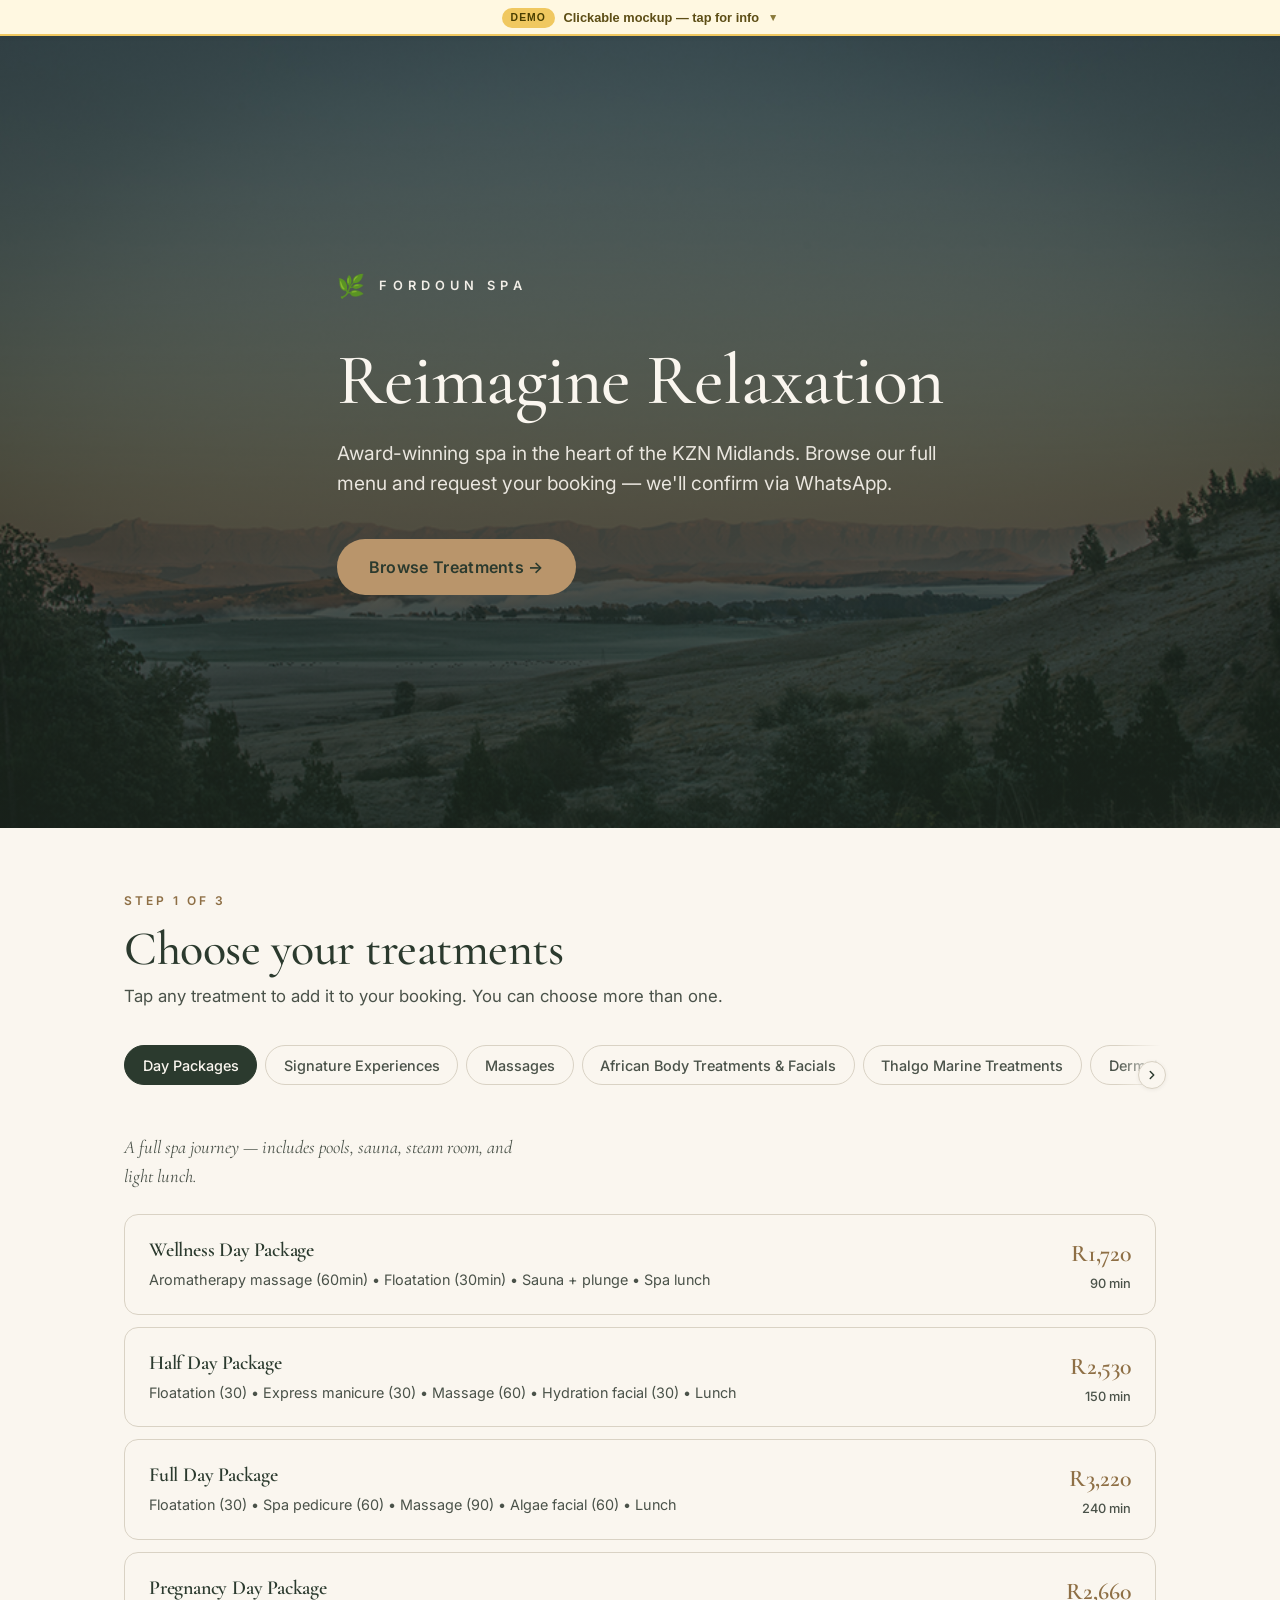
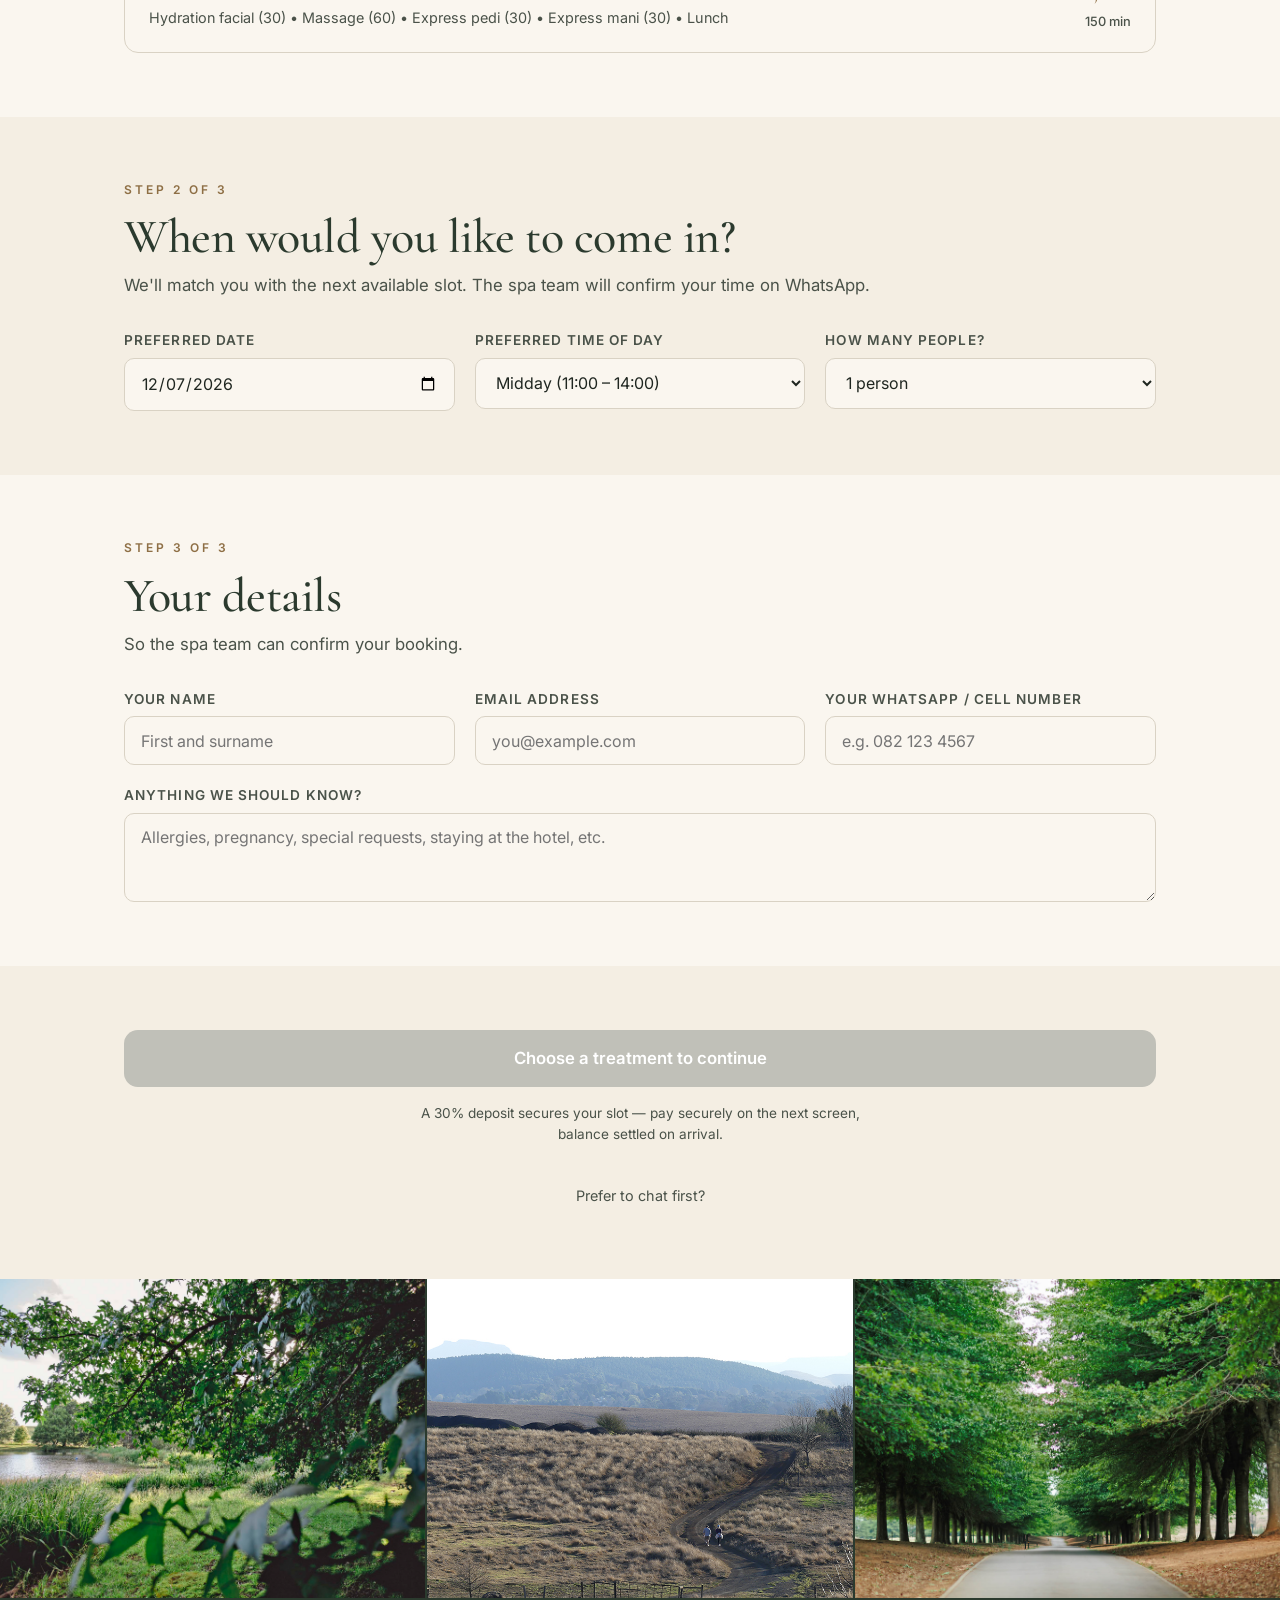
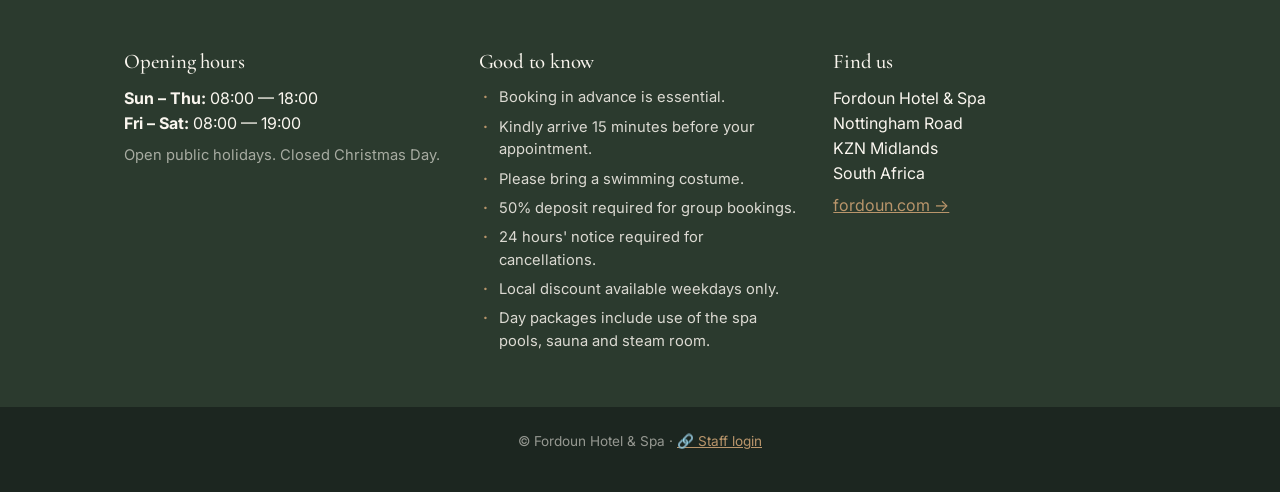
<file: docs/index.html>
<!DOCTYPE html>
<html lang="en">
<head>
<meta charset="UTF-8" />
<meta name="viewport" content="width=device-width, initial-scale=1, maximum-scale=1, viewport-fit=cover" />
<meta name="theme-color" content="#3a4a3a" />
<meta name="robots" content="noindex,nofollow" />
<title>Fordoun Spa — Book Your Treatment</title>
<meta name="description" content="Book your spa treatment at Fordoun Hotel & Spa, KZN Midlands. Browse the full treatment menu and send a booking request in under a minute." />
<meta property="og:title" content="Fordoun Spa — Book Your Treatment" />
<meta property="og:description" content="Browse the full Fordoun Spa treatment menu and request your booking in under a minute." />
<meta property="og:type" content="website" />
<link rel="icon" type="image/svg+xml" href="data:image/svg+xml,%3Csvg xmlns='http://www.w3.org/2000/svg' viewBox='0 0 100 100'%3E%3Ctext y='.9em' font-size='90'%3E%F0%9F%8C%BF%3C/text%3E%3C/svg%3E" />
<link rel="preconnect" href="https://fonts.googleapis.com" />
<link rel="preconnect" href="https://fonts.gstatic.com" crossorigin />
<link href="https://fonts.googleapis.com/css2?family=Cormorant+Garamond:wght@400;500;600;700&family=Inter:wght@400;500;600&display=swap" rel="stylesheet" />
<link rel="stylesheet" href="style.css" />
<link rel="stylesheet" href="demo-banner.css" />
</head>
<body>

<header class="hero">
  <div class="hero-bg"></div>
  <div class="hero-content">
    <div class="brand">
      <span class="brand-mark">🌿</span>
      <span class="brand-name">FORDOUN SPA</span>
    </div>
    <h1>Reimagine Relaxation</h1>
    <p class="hero-sub">Award-winning spa in the heart of the KZN Midlands. Browse our full menu and request your booking — we'll confirm via WhatsApp.</p>
    <a href="#categories" class="cta">Browse Treatments →</a>
  </div>
</header>

<main>

  <section id="categories" class="section">
    <div class="container">
      <p class="eyebrow">Step 1 of 3</p>
      <h2>Choose your treatments</h2>
      <p class="lead">Tap any treatment to add it to your booking. You can choose more than one.</p>

      <div class="cat-tabs-wrap" id="catTabsWrap">
        <nav class="cat-tabs" id="catTabs" aria-label="Treatment categories"></nav>
        <span class="cat-tabs-arrow" aria-hidden="true">
          <svg viewBox="0 0 24 24" fill="none" stroke="currentColor" stroke-width="2.5" stroke-linecap="round" stroke-linejoin="round"><polyline points="9 18 15 12 9 6"/></svg>
        </span>
      </div>
      <div id="catContent" class="cat-content"></div>
    </div>
  </section>

  <section id="when" class="section section-alt">
    <div class="container">
      <p class="eyebrow">Step 2 of 3</p>
      <h2>When would you like to come in?</h2>
      <p class="lead">We'll match you with the next available slot. The spa team will confirm your time on WhatsApp.</p>

      <div class="when-grid">
        <label class="field">
          <span class="field-label">Preferred date</span>
          <input type="date" id="prefDate" />
        </label>
        <label class="field">
          <span class="field-label">Preferred time of day</span>
          <select id="prefTime">
            <option value="Morning (08:00 – 11:00)">Morning (08:00 – 11:00)</option>
            <option value="Midday (11:00 – 14:00)" selected>Midday (11:00 – 14:00)</option>
            <option value="Afternoon (14:00 – 17:00)">Afternoon (14:00 – 17:00)</option>
            <option value="Flexible — whatever's available">Flexible — whatever's available</option>
          </select>
        </label>
        <label class="field">
          <span class="field-label">How many people?</span>
          <select id="prefGuests">
            <option value="1" selected>1 person</option>
            <option value="2">2 people (couples treatment if available)</option>
            <option value="3">3 people</option>
            <option value="4">4 people</option>
            <option value="5+">5 or more (group booking)</option>
          </select>
        </label>
      </div>
    </div>
  </section>

  <section id="you" class="section">
    <div class="container">
      <p class="eyebrow">Step 3 of 3</p>
      <h2>Your details</h2>
      <p class="lead">So the spa team can confirm your booking.</p>

      <div class="when-grid">
        <label class="field">
          <span class="field-label">Your name</span>
          <input type="text" id="yourName" placeholder="First and surname" autocomplete="name" required />
        </label>
        <label class="field">
          <span class="field-label">Email address</span>
          <input type="email" id="yourEmail" placeholder="you@example.com" autocomplete="email" required />
        </label>
        <label class="field">
          <span class="field-label">Your WhatsApp / cell number</span>
          <input type="tel" id="yourPhone" placeholder="e.g. 082 123 4567" autocomplete="tel" required />
        </label>
        <label class="field field-wide">
          <span class="field-label">Anything we should know?</span>
          <textarea id="yourNotes" rows="3" placeholder="Allergies, pregnancy, special requests, staying at the hotel, etc."></textarea>
        </label>
      </div>

      <div id="welcomeBack" class="welcome-back" hidden>
        <strong>👋 Welcome back!</strong>
        <span id="welcomeBackText"></span>
        <button type="button" id="sendMagicLink" class="link-btn">Send me a sign-in link →</button>
      </div>

      <div id="loggedInPanel" class="logged-in-panel" hidden>
        <h3 id="loggedInGreeting">Welcome back</h3>
        <p id="loggedInStats" class="muted"></p>
        <div id="lastVisit" class="last-visit"></div>
        <button type="button" id="logoutBtn" class="link-btn">Not you? Sign out</button>
      </div>
    </div>
  </section>

  <section class="section section-alt">
    <div class="container">
      <div id="summary" class="summary" hidden>
        <h3>Your booking request</h3>
        <div id="summaryContent" class="summary-content"></div>
      </div>

      <button id="sendBtn" class="send-btn" type="button" disabled>
        <span class="send-btn-label">Choose a treatment to continue</span>
      </button>

      <p class="send-note" id="depositNote">A 30% deposit secures your slot — pay securely on the next screen, balance settled on arrival.</p>

      <details class="alt-contact">
        <summary>Prefer to chat first?</summary>
        <div class="alt-contact-body">
          <p>WhatsApp or call us before booking:</p>
          <ul>
            <li>💬 <a href="https://wa.me/27781655087">WhatsApp +27 78 165 5087</a></li>
            <li>📧 <a id="emailLink" href="#">spa@fordoun.com</a></li>
            <li>📞 <a href="tel:+27332666217">+27 33 266 6217</a></li>
          </ul>
        </div>
      </details>
    </div>
  </section>

  <section class="photo-band" aria-hidden="true">
    <figure><img src="scene-1.jpg" alt="" loading="lazy" /></figure>
    <figure><img src="scene-2.jpg" alt="" loading="lazy" /></figure>
    <figure><img src="scene-3.jpg" alt="" loading="lazy" /></figure>
  </section>

  <section class="section section-info">
    <div class="container info-grid">
      <div>
        <h3>Opening hours</h3>
        <p><strong>Sun – Thu:</strong> 08:00 — 18:00<br>
        <strong>Fri – Sat:</strong> 08:00 — 19:00</p>
        <p class="muted">Open public holidays. Closed Christmas Day.</p>
      </div>
      <div>
        <h3>Good to know</h3>
        <ul class="policy-list" id="policyList"></ul>
      </div>
      <div>
        <h3>Find us</h3>
        <p>Fordoun Hotel &amp; Spa<br>
        Nottingham Road<br>
        KZN Midlands<br>
        South Africa</p>
        <p><a href="https://fordoun.com" target="_blank" rel="noopener">fordoun.com →</a></p>
      </div>
    </div>
  </section>

</main>

<footer>
  <div class="container">
    <p>© Fordoun Hotel &amp; Spa · <a href="admin.html" class="admin-link">🔗 Staff login</a></p>
  </div>
</footer>

<button id="floatCart" class="float-cart" type="button" hidden>
  <span class="float-cart-count">0</span>
  <span class="float-cart-label">Review booking</span>
</button>

<script src="demo-mock.js"></script>
<script src="demo-banner.js"></script>
<script src="app.js"></script>
</body>
</html>
</file>
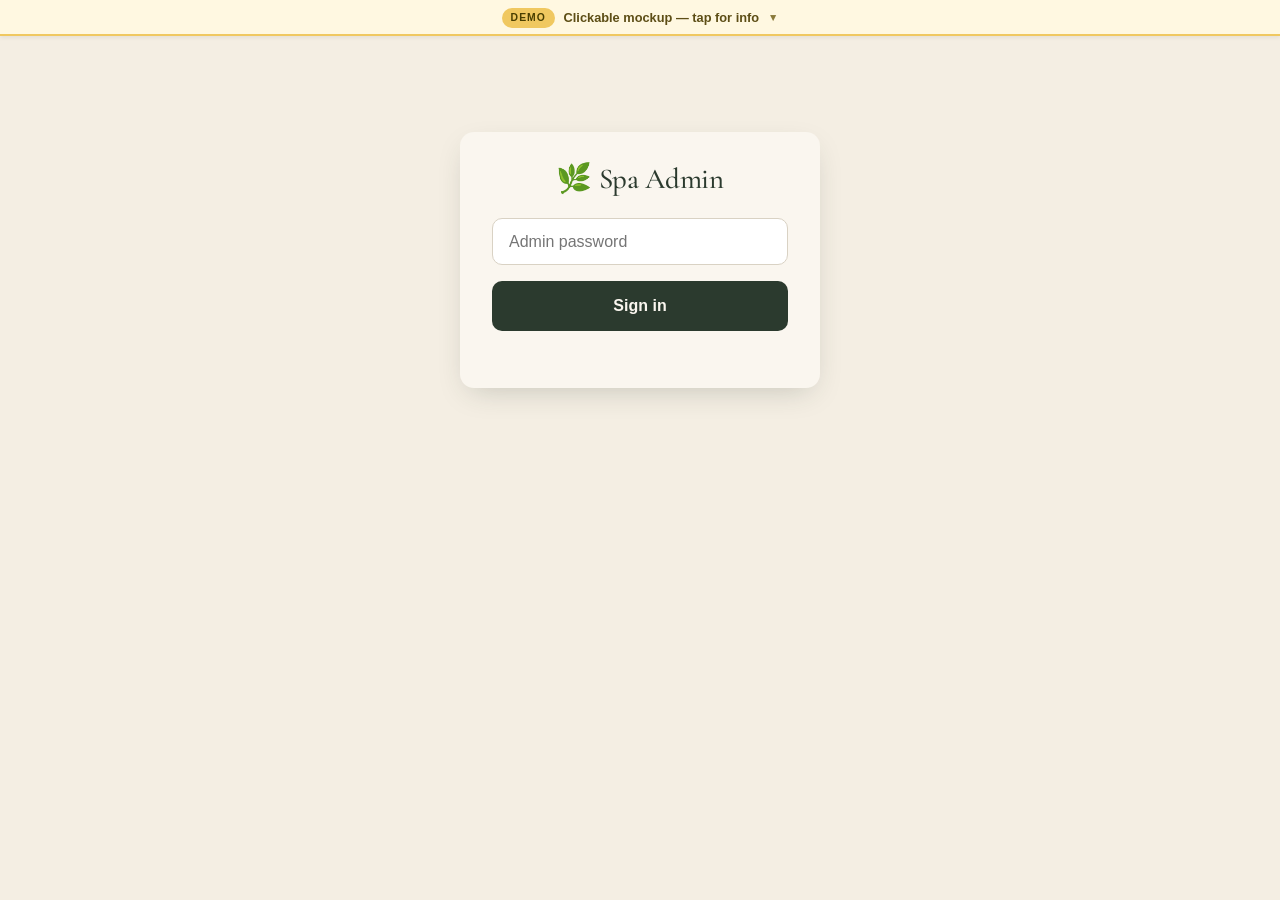
<file: docs/admin.html>
<!DOCTYPE html>
<html lang="en">
<head>
<meta charset="UTF-8" />
<meta name="viewport" content="width=device-width, initial-scale=1, viewport-fit=cover" />
<meta name="theme-color" content="#3a4a3a" />
<meta name="robots" content="noindex,nofollow" />
<title>Fordoun Spa — Admin</title>
<link rel="preconnect" href="https://fonts.googleapis.com" />
<link rel="preconnect" href="https://fonts.gstatic.com" crossorigin />
<link href="https://fonts.googleapis.com/css2?family=Cormorant+Garamond:wght@400;500;600;700&family=Inter:wght@400;500;600&display=swap" rel="stylesheet" />
<link rel="stylesheet" href="style.css" />
<link rel="stylesheet" href="demo-banner.css" />
<style>
.admin-header {
  background: var(--green-deep);
  color: var(--cream);
  padding: 1rem 1.5rem;
  display: flex;
  justify-content: space-between;
  align-items: center;
  position: sticky; top: 0; z-index: 50;
  box-shadow: 0 2px 8px rgba(0,0,0,.15);
}
.admin-header h1 {
  color: var(--cream); font-size: 1.2rem;
  margin: 0;
  font-family: var(--sans);
  letter-spacing: .15em;
  text-transform: uppercase;
  font-weight: 600;
}
.admin-header button {
  background: transparent; border: 1px solid rgba(255,255,255,.3);
  color: var(--cream); padding: .4rem .8rem; border-radius: 6px;
  font-family: inherit; font-size: .85rem; cursor: pointer;
}
.admin-main { max-width: 980px; margin: 0 auto; padding: 1.5rem; }
.admin-section { margin-bottom: 2.5rem; }
.admin-section h2 {
  font-family: var(--sans);
  font-size: 1rem;
  text-transform: uppercase;
  letter-spacing: .15em;
  font-weight: 600;
  color: var(--ink-soft);
  margin-bottom: 1rem;
  padding-bottom: .5rem;
  border-bottom: 1.5px solid var(--rule);
}
.admin-section h2 .count {
  background: var(--gold);
  color: var(--green-deep);
  border-radius: 12px;
  padding: .15rem .55rem;
  font-size: .8rem;
  margin-left: .5rem;
}

.booking-row {
  background: var(--cream);
  border: 1.5px solid var(--rule);
  border-radius: 10px;
  padding: 1rem 1.25rem;
  margin-bottom: .75rem;
  display: grid;
  grid-template-columns: minmax(0, 1fr) auto;
  gap: 1rem;
  align-items: start;
}
.booking-row > * { min-width: 0; }
.booking-row.pending {
  /* Softer, info-tone — no longer reads as a warning */
  border-color: #d5cdb8;
  background: #fcfaf3;
  border-left: 3px solid var(--gold);
}
.booking-row.confirmed { border-color: #c1dac2; background: #f5fbf5; }
.booking-row.completed { opacity: .55; }

@media (max-width: 640px) {
  /* On narrow screens stack actions below to give content full width */
  .booking-row {
    grid-template-columns: minmax(0, 1fr);
    padding: 1rem;
  }
  .booking-actions {
    flex-direction: row !important;
    flex-wrap: wrap;
  }
  .booking-actions button { flex: 1 0 auto; }
}

.booking-meta {
  font-family: var(--serif);
  font-size: 1.15rem;
  color: var(--green-deep);
  font-weight: 600;
  line-height: 1.3;
}
.booking-meta .meta-when {
  display: inline-block;
  color: var(--ink-soft);
  font-weight: 400;
  font-size: .9rem;
  font-family: var(--sans);
  margin-left: .5rem;
  white-space: nowrap;
}
@media (max-width: 640px) {
  .booking-meta .meta-when {
    display: block;
    margin-left: 0;
    margin-top: .15rem;
  }
}
.booking-meta .return-badge {
  display: inline-block;
  background: var(--gold);
  color: var(--green-deep);
  font-size: .65rem;
  padding: .15rem .5rem;
  border-radius: 4px;
  margin-left: .5rem;
  vertical-align: middle;
  text-transform: uppercase;
  letter-spacing: .08em;
  font-family: var(--sans);
  font-weight: 700;
}
.booking-contacts {
  font-size: .85rem;
  color: var(--ink-soft);
  margin-top: .35rem;
  display: flex;
  flex-wrap: wrap;
  gap: .25rem .9rem;
  line-height: 1.5;
}
.booking-contacts a {
  color: var(--green-deep);
  text-decoration: underline;
  text-decoration-color: rgba(60, 95, 67, .35);
  text-underline-offset: 2px;
  word-break: break-word;
}
.booking-contacts a:hover { text-decoration-color: currentColor; }
.booking-treatments {
  margin: .75rem 0 .25rem;
  font-size: .9rem;
  color: var(--ink-soft);
}
.booking-treatments span { display: inline-block; margin-right: 1rem; }
.booking-notes {
  background: rgba(0,0,0,.04);
  padding: .5rem .75rem;
  border-radius: 6px;
  font-size: .85rem;
  margin: .5rem 0;
  font-style: italic;
}
.booking-totals {
  display: flex;
  align-items: baseline;
  gap: 1.5rem;
  margin-top: .75rem;
  flex-wrap: wrap;
}
.booking-totals > div { line-height: 1.4; }
.booking-totals .total-amount {
  font-weight: 700;
  color: var(--ink);
}
.booking-totals .total-amount .label {
  font-weight: 400;
  color: var(--ink-soft);
  font-size: .8rem;
  margin-left: .25rem;
}
.booking-totals .deposit-paid {
  color: #2e7d32; font-weight: 600; font-size: .9rem;
  white-space: nowrap;
}
.booking-totals .balance {
  color: var(--ink-soft); font-size: .85rem;
  white-space: nowrap;
}
.booking-actions {
  display: flex; flex-direction: column; gap: .4rem;
  white-space: nowrap;
}
.booking-actions button {
  font-family: inherit; font-size: .85rem;
  padding: .45rem .9rem; border-radius: 6px;
  border: 1.5px solid var(--rule);
  background: var(--cream); cursor: pointer;
  color: var(--ink);
}
.booking-actions button.primary {
  background: var(--green-deep); color: var(--cream); border-color: var(--green-deep);
}
.booking-actions button.danger {
  color: #a64242; border-color: #d9c0c0;
}
.booking-actions button:hover { filter: brightness(.95); }

.login-box {
  max-width: 360px; margin: 6rem auto; padding: 2rem;
  background: var(--cream); border-radius: 14px;
  box-shadow: var(--shadow);
  text-align: center;
}
.login-box h1 {
  font-family: var(--serif); font-size: 1.8rem;
  margin-bottom: 1.5rem;
}
.login-box input {
  width: 100%; padding: .85rem 1rem;
  border: 1.5px solid var(--rule); border-radius: 10px;
  font-size: 1rem; margin-bottom: 1rem;
}
.login-box button {
  width: 100%;
  background: var(--green-deep); color: var(--cream);
  padding: 1rem; border: none; border-radius: 10px;
  font-size: 1rem; font-weight: 600;
  cursor: pointer;
}
.login-err {
  color: #a64242; font-size: .85rem; margin-top: .5rem;
  min-height: 1.2em;
}

.empty-state {
  text-align: center; padding: 2rem 1rem;
  color: var(--ink-soft); font-style: italic;
}
</style>
</head>
<body style="background: var(--sand);">

<div id="loginView" hidden>
  <div class="login-box">
    <h1>🌿 Spa Admin</h1>
    <form id="loginForm">
      <input type="password" id="adminPw" placeholder="Admin password" autocomplete="current-password" required />
      <button type="submit">Sign in</button>
      <div class="login-err" id="loginErr"></div>
    </form>
  </div>
</div>

<div id="adminView" hidden>
  <header class="admin-header">
    <h1>Spa Admin</h1>
    <button id="logoutBtn">Sign out</button>
  </header>

  <main class="admin-main">

    <section class="admin-section">
      <h2>Awaiting time confirmation <span class="count" id="pendingCount">0</span></h2>
      <p style="color:var(--ink-soft);font-size:.9rem;margin-top:-.5rem;margin-bottom:1rem">
        Deposit received — guest is waiting for you to pin the exact treatment time.
        Tap "✓ Confirmed" once you've WhatsApp'd them.
      </p>
      <div id="pendingList"></div>
    </section>

    <section class="admin-section">
      <h2>Today <span class="count" id="todayCount">0</span></h2>
      <div id="todayList"></div>
    </section>

    <section class="admin-section">
      <h2>Tomorrow <span class="count" id="tomorrowCount">0</span></h2>
      <div id="tomorrowList"></div>
    </section>

    <section class="admin-section">
      <h2>Recent bookings</h2>
      <div id="recentList"></div>
    </section>

  </main>
</div>

<script src="demo-mock.js"></script>
<script src="demo-banner.js"></script>
<script>
const $ = (s) => document.querySelector(s);

let TODAY_STR = null;
let TOMORROW_STR = null;

async function boot() {
  // Probe whether already authenticated
  const res = await fetch('/api/admin/today');
  if (res.status === 401) showLogin();
  else if (res.ok) {
    showAdmin();
    const d = await res.json();
    TODAY_STR = d.today;
    TOMORROW_STR = d.tomorrow;
    renderAll(d);
    loadRecent();
  } else {
    showLogin();
  }
}

function showLogin() {
  $('#loginView').hidden = false;
  $('#adminView').hidden = true;
}
function showAdmin() {
  $('#loginView').hidden = true;
  $('#adminView').hidden = false;
}

$('#loginForm').addEventListener('submit', async (e) => {
  e.preventDefault();
  const pw = $('#adminPw').value;
  const err = $('#loginErr');
  err.textContent = '';
  const res = await fetch('/api/admin/login', {
    method: 'POST',
    headers: {'Content-Type':'application/json'},
    body: JSON.stringify({ password: pw }),
  });
  if (!res.ok) {
    err.textContent = 'Wrong password — try again.';
    $('#adminPw').value = '';
    return;
  }
  await boot();
});

$('#logoutBtn').addEventListener('click', async () => {
  await fetch('/api/admin/logout', { method: 'POST' });
  location.reload();
});

function renderAll(d) {
  const today = d.bookings.filter(b => b.preferred_date === d.today);
  const tomorrow = d.bookings.filter(b => b.preferred_date === d.tomorrow);
  $('#todayCount').textContent = today.length;
  $('#tomorrowCount').textContent = tomorrow.length;
  $('#pendingCount').textContent = d.pending.length;

  $('#pendingList').innerHTML = d.pending.length
    ? d.pending.map(renderBooking).join('')
    : '<p class="empty-state">Nothing waiting — well done. 🌿</p>';
  $('#todayList').innerHTML = today.length
    ? today.map(renderBooking).join('')
    : '<p class="empty-state">No treatments booked for today.</p>';
  $('#tomorrowList').innerHTML = tomorrow.length
    ? tomorrow.map(renderBooking).join('')
    : '<p class="empty-state">No treatments booked for tomorrow.</p>';

  wireBookingActions();
}

async function loadRecent() {
  const res = await fetch('/api/admin/bookings?limit=25');
  if (!res.ok) return;
  const d = await res.json();
  // exclude pending_payment (never paid) from "recent" — they're noise
  const filtered = d.bookings.filter(b => b.status !== 'pending_payment');
  $('#recentList').innerHTML = filtered.length
    ? filtered.map(renderBooking).join('')
    : '<p class="empty-state">No bookings yet.</p>';
  wireBookingActions();
}

function renderBooking(b) {
  const isPending = b.status === 'paid_deposit' && !b.confirmed_slot_at;
  const isConfirmed = b.status === 'confirmed' || b.confirmed_slot_at;
  const isCompleted = b.status === 'completed';
  const rowClass = isCompleted ? 'completed'
                 : isConfirmed ? 'confirmed'
                 : isPending ? 'pending'
                 : '';

  const total = (b.total_cents / 100).toLocaleString('en-ZA');
  const deposit = (b.deposit_cents / 100).toLocaleString('en-ZA');
  const balance = ((b.total_cents - b.deposit_cents) / 100).toLocaleString('en-ZA');
  const treatments = (b.treatments || []).map(t =>
    `<span>${escapeHtml(t.name)} (${t.duration} min)</span>`
  ).join('');

  const cleanPhone = (b.customer_phone || '').replace(/\D/g, '');
  const waNum = cleanPhone.startsWith('0') ? '27' + cleanPhone.slice(1) : cleanPhone;

  const actions = [];
  if (isPending) {
    actions.push(`<button class="primary" data-id="${b.id}" data-to="confirmed">✓ Confirmed slot</button>`);
  } else if (b.status === 'paid_deposit' || b.status === 'confirmed') {
    actions.push(`<button class="primary" data-id="${b.id}" data-to="completed">✓ Completed</button>`);
    actions.push(`<button class="danger" data-id="${b.id}" data-to="no_show">✗ No-show</button>`);
  }
  actions.push(`<button data-customer-id="${b.customer_id}">Customer history</button>`);

  const isReturning = (b.visits_count || 0) > 0;

  return `
  <article class="booking-row ${rowClass}" id="booking-${b.id}">
    <div>
      <div class="booking-meta">
        ${escapeHtml(b.customer_name || b.email)}
        ${isReturning ? `<span class="return-badge">Returning</span>` : ''}
        <span class="meta-when">
          ${escapeHtml(b.preferred_date)} · ${escapeHtml(b.preferred_time)}
        </span>
      </div>
      <div class="booking-contacts">
        ${cleanPhone ? `<a href="tel:+${waNum}">📞 ${escapeHtml(b.customer_phone)}</a>` : ''}
        ${cleanPhone ? `<a href="https://wa.me/${waNum}" target="_blank">💬 WhatsApp</a>` : ''}
        <a href="mailto:${escapeHtml(b.email)}">✉️ ${escapeHtml(b.email)}</a>
      </div>
      <div class="booking-treatments">${treatments}</div>
      ${b.notes_from_guest ? `<div class="booking-notes">📝 ${escapeHtml(b.notes_from_guest)}</div>` : ''}
      <div class="booking-totals">
        <div class="total-amount">R${total}<span class="label">total</span></div>
        <div class="deposit-paid">✓ R${deposit} deposit paid</div>
        <div class="balance">R${balance} balance on arrival</div>
      </div>
    </div>
    <div class="booking-actions">${actions.join('')}</div>
  </article>`;
}

function wireBookingActions() {
  document.querySelectorAll('.booking-actions button[data-to]').forEach(btn => {
    btn.addEventListener('click', async () => {
      const id = btn.dataset.id;
      const to = btn.dataset.to;
      btn.disabled = true;
      const res = await fetch(`/api/admin/bookings/${id}/transition`, {
        method: 'POST',
        headers: {'Content-Type':'application/json'},
        body: JSON.stringify({ to }),
      });
      if (!res.ok) {
        const e = await res.json().catch(() => ({}));
        alert(e.error || 'Something went wrong');
        btn.disabled = false;
        return;
      }
      // Refresh
      await boot();
    });
  });
  document.querySelectorAll('.booking-actions button[data-customer-id]').forEach(btn => {
    btn.addEventListener('click', async () => {
      const id = btn.dataset.customerId;
      const res = await fetch(`/api/admin/customers/${id}`);
      if (!res.ok) return;
      const d = await res.json();
      const visits = d.bookings.filter(b => b.status === 'completed').length;
      const spent = (d.customer.cents_spent / 100).toLocaleString('en-ZA');
      alert(
        `${d.customer.name || d.customer.email}\n` +
        `${d.customer.email} · ${d.customer.phone || ''}\n\n` +
        `Visits: ${visits}\nLifetime spend: R${spent}\n\n` +
        `Recent bookings:\n` +
        d.bookings.slice(0, 5).map(b =>
          `  • ${b.preferred_date} · ${b.status} · R${(b.total_cents/100).toFixed(0)}`
        ).join('\n')
      );
    });
  });
}

function escapeHtml(s) {
  return String(s||'').replace(/&/g,'&amp;').replace(/</g,'&lt;').replace(/>/g,'&gt;').replace(/"/g,'&quot;');
}

boot();
</script>
</body>
</html>
</file>
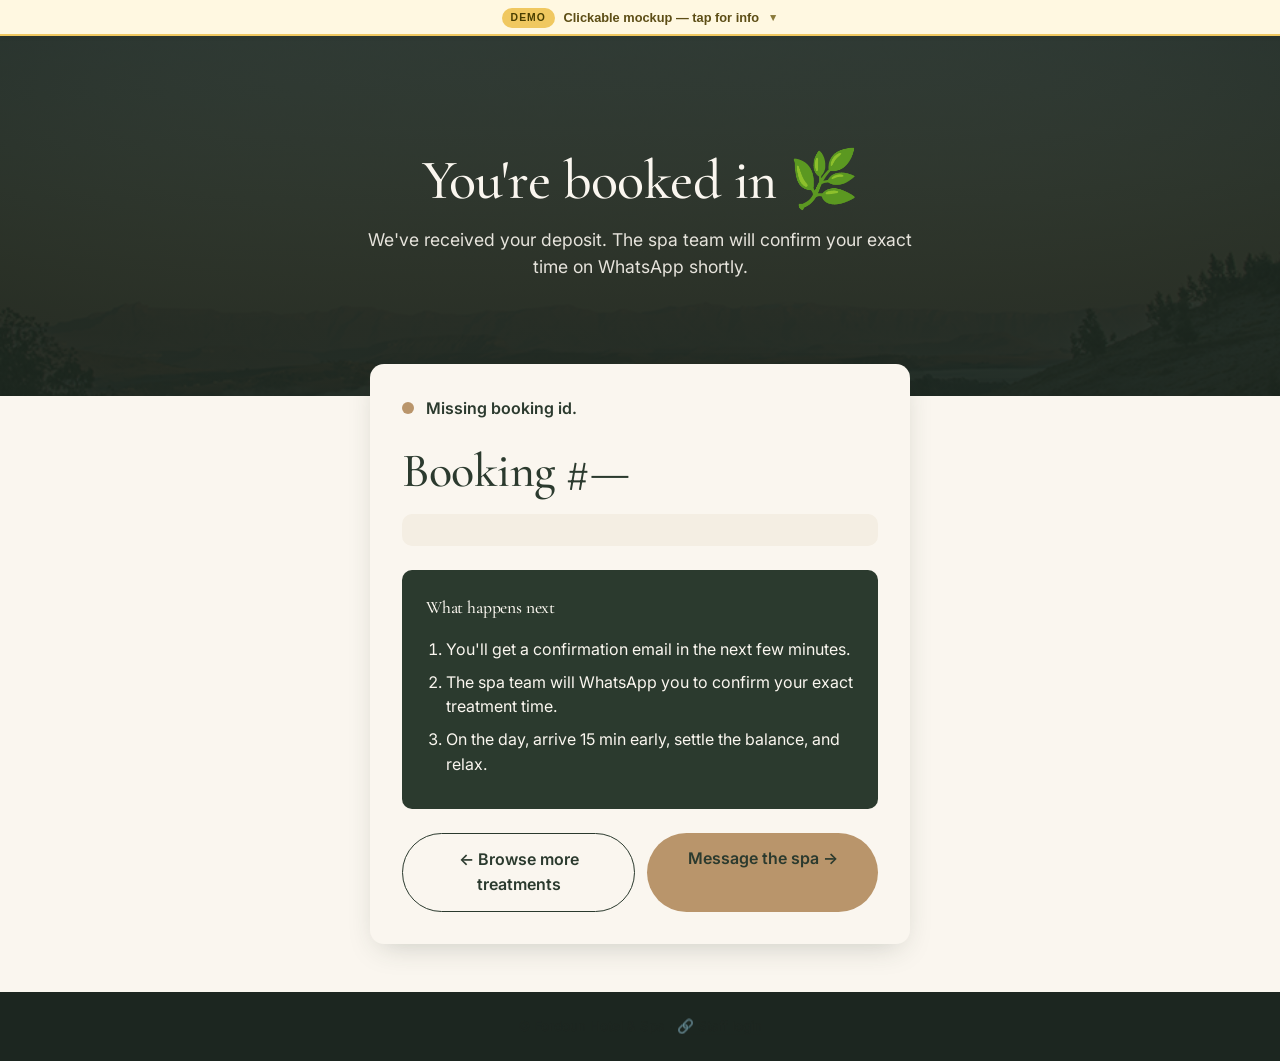
<file: docs/confirmation.html>
<!DOCTYPE html>
<html lang="en">
<head>
<meta charset="UTF-8" />
<meta name="viewport" content="width=device-width, initial-scale=1, viewport-fit=cover" />
<meta name="theme-color" content="#3a4a3a" />
<meta name="robots" content="noindex,nofollow" />
<title>Booking confirmed — Fordoun Spa</title>
<link rel="preconnect" href="https://fonts.googleapis.com" />
<link rel="preconnect" href="https://fonts.gstatic.com" crossorigin />
<link href="https://fonts.googleapis.com/css2?family=Cormorant+Garamond:wght@400;500;600;700&family=Inter:wght@400;500;600&display=swap" rel="stylesheet" />
<link rel="stylesheet" href="style.css" />
<link rel="stylesheet" href="demo-banner.css" />
<style>
.conf-hero {
  background: linear-gradient(180deg, rgba(28,38,30,.85), rgba(28,38,30,.95)), url('hero.jpg') center / cover;
  color: var(--cream);
  padding: 4rem 1.5rem 3rem;
  text-align: center;
  min-height: 40vh;
  display: flex;
  flex-direction: column;
  justify-content: center;
}
.conf-hero h1 { color: var(--cream); font-size: clamp(2rem, 6vw, 3.5rem); margin-bottom: 1rem; }
.conf-hero p { font-size: 1.1rem; opacity: .9; max-width: 50ch; margin: 0 auto 1rem; }
.conf-card {
  max-width: 540px;
  margin: -2rem auto 3rem;
  background: var(--cream);
  border-radius: 14px;
  box-shadow: var(--shadow);
  padding: 2rem;
  position: relative;
}
.conf-status {
  display: flex;
  align-items: center;
  gap: .75rem;
  font-weight: 600;
  color: var(--green-deep);
  margin-bottom: 1.5rem;
}
.conf-status .dot {
  width: 12px; height: 12px; border-radius: 50%;
  background: var(--gold);
  display: inline-block;
}
.conf-status.paid .dot { background: #4caf50; }
.conf-status.pending .dot { animation: pulse 1.5s infinite; }
@keyframes pulse { 0%,100%{opacity:1} 50%{opacity:.3} }

.conf-treatments { list-style: none; padding: 0; margin: 1rem 0; }
.conf-treatments li {
  display: flex; justify-content: space-between; padding: .6rem 0;
  border-bottom: 1px solid var(--rule);
  font-family: var(--serif);
}
.conf-treatments li:last-child { border-bottom: none; }

.conf-meta {
  display: grid; grid-template-columns: auto 1fr; gap: .4rem 1rem;
  background: var(--sand); padding: 1rem 1.25rem;
  border-radius: 10px; margin: 1rem 0;
  font-size: .92rem;
}
.conf-meta dt { color: var(--ink-soft); font-weight: 600; }
.conf-meta dd { margin: 0; color: var(--ink); }

.conf-next {
  background: var(--green-deep);
  color: var(--cream);
  padding: 1.5rem;
  border-radius: 10px;
  margin: 1.5rem 0;
}
.conf-next h3 { color: var(--cream); font-size: 1.1rem; margin-bottom: 1rem; }
.conf-next ol { margin: 0; padding-left: 1.25rem; }
.conf-next li { margin-bottom: .5rem; }

.conf-actions { display: flex; flex-wrap: wrap; gap: .75rem; margin-top: 1.5rem; }
.conf-actions a {
  flex: 1; min-width: 140px; text-align: center;
  padding: .85rem 1rem;
  background: var(--gold);
  color: var(--green-deep);
  border-radius: 999px;
  text-decoration: none;
  font-weight: 600;
}
.conf-actions a.secondary {
  background: transparent;
  border: 1.5px solid var(--green-deep);
  color: var(--green-deep);
}
</style>
</head>
<body>

<section class="conf-hero">
  <h1>You're booked in 🌿</h1>
  <p>We've received your deposit. The spa team will confirm your exact time on WhatsApp shortly.</p>
</section>

<section class="conf-card" id="card">
  <div class="conf-status" id="status">
    <span class="dot"></span>
    <span id="statusText">Checking your booking…</span>
  </div>

  <h2 id="bookingId" style="margin:0 0 1rem">Booking #—</h2>

  <ul class="conf-treatments" id="treatments"></ul>

  <dl class="conf-meta" id="meta"></dl>

  <div class="conf-next">
    <h3>What happens next</h3>
    <ol>
      <li>You'll get a confirmation email in the next few minutes.</li>
      <li>The spa team will WhatsApp you to confirm your exact treatment time.</li>
      <li>On the day, arrive 15 min early, settle the balance, and relax.</li>
    </ol>
  </div>

  <div class="conf-actions">
    <a href="/" class="secondary">← Browse more treatments</a>
    <a id="waLink" href="#" target="_blank" rel="noopener">Message the spa →</a>
  </div>
</section>

<footer style="text-align:center;color:rgba(31,38,32,.55);padding:1.5rem;font-size:.85rem">
  © Fordoun Hotel &amp; Spa · <a href="admin.html" style="color:inherit;text-decoration:none;border-bottom:1px dotted currentColor">🔗 Staff login</a>
</footer>

<script>
// Demo-mode: load mock + banner before page logic
</script>
<script src="demo-mock.js"></script>
<script src="demo-banner.js"></script>
<script>
const params = new URLSearchParams(location.search);
const bookingId = params.get('booking');
const isMock = params.get('mock') === '1';
const mockCheckoutId = params.get('mockCheckoutId');

const TREATMENT_NAMES = {};

async function loadBooking() {
  const res = await fetch(`/api/bookings/${bookingId}`);
  if (!res.ok) {
    document.getElementById('statusText').textContent = 'Booking not found.';
    return;
  }
  const b = await res.json();
  render(b);
  return b;
}

function render(b) {
  document.getElementById('bookingId').textContent = `Booking #${b.id}`;
  const statusEl = document.getElementById('status');
  const statusText = document.getElementById('statusText');
  if (b.status === 'paid_deposit' || b.status === 'confirmed') {
    statusEl.className = 'conf-status paid';
    statusText.textContent = 'Deposit received — booking secured ✓';
  } else if (b.status === 'pending_payment') {
    statusEl.className = 'conf-status pending';
    statusText.textContent = 'Waiting for payment to clear…';
  } else {
    statusText.textContent = `Status: ${b.status}`;
  }

  document.getElementById('treatments').innerHTML = b.treatments.map(t =>
    `<li><span>${escapeHtml(t.name)}</span> <span>R${(t.price_cents/100).toLocaleString('en-ZA')}</span></li>`
  ).join('');

  const total = b.total_cents / 100;
  const deposit = b.deposit_cents / 100;
  document.getElementById('meta').innerHTML = `
    <dt>Date</dt><dd>${escapeHtml(b.preferred_date)}</dd>
    <dt>Time</dt><dd>${escapeHtml(b.preferred_time)}</dd>
    <dt>Total</dt><dd>R${total.toLocaleString('en-ZA')}</dd>
    <dt>Deposit paid</dt><dd>R${deposit.toLocaleString('en-ZA')}</dd>
    <dt>Balance on arrival</dt><dd>R${(total - deposit).toLocaleString('en-ZA')}</dd>`;

  document.getElementById('waLink').href =
    `https://wa.me/27781655087?text=${encodeURIComponent(`Hi Fordoun Spa — about my booking #${b.id} (${b.preferred_date}, ${b.preferred_time}).`)}`;
}

async function main() {
  if (!bookingId) {
    document.getElementById('statusText').textContent = 'Missing booking id.';
    return;
  }

  // If we came back from the mock checkout, fire the dev-pay simulator.
  if (isMock && mockCheckoutId) {
    await fetch('/api/dev/simulate-payment', {
      method: 'POST',
      headers: {'Content-Type':'application/json'},
      body: JSON.stringify({ booking_id: Number(bookingId) }),
    });
  }

  const b = await loadBooking();
  // Poll for up to 60s if still pending (webhook may be slow)
  if (b && b.status === 'pending_payment') {
    let tries = 0;
    const t = setInterval(async () => {
      tries++;
      const b2 = await loadBooking();
      if (b2.status !== 'pending_payment' || tries > 20) clearInterval(t);
    }, 3000);
  }
}

function escapeHtml(s) {
  return String(s||'').replace(/&/g,'&amp;').replace(/</g,'&lt;').replace(/>/g,'&gt;').replace(/"/g,'&quot;');
}

main();
</script>
</body>
</html>
</file>
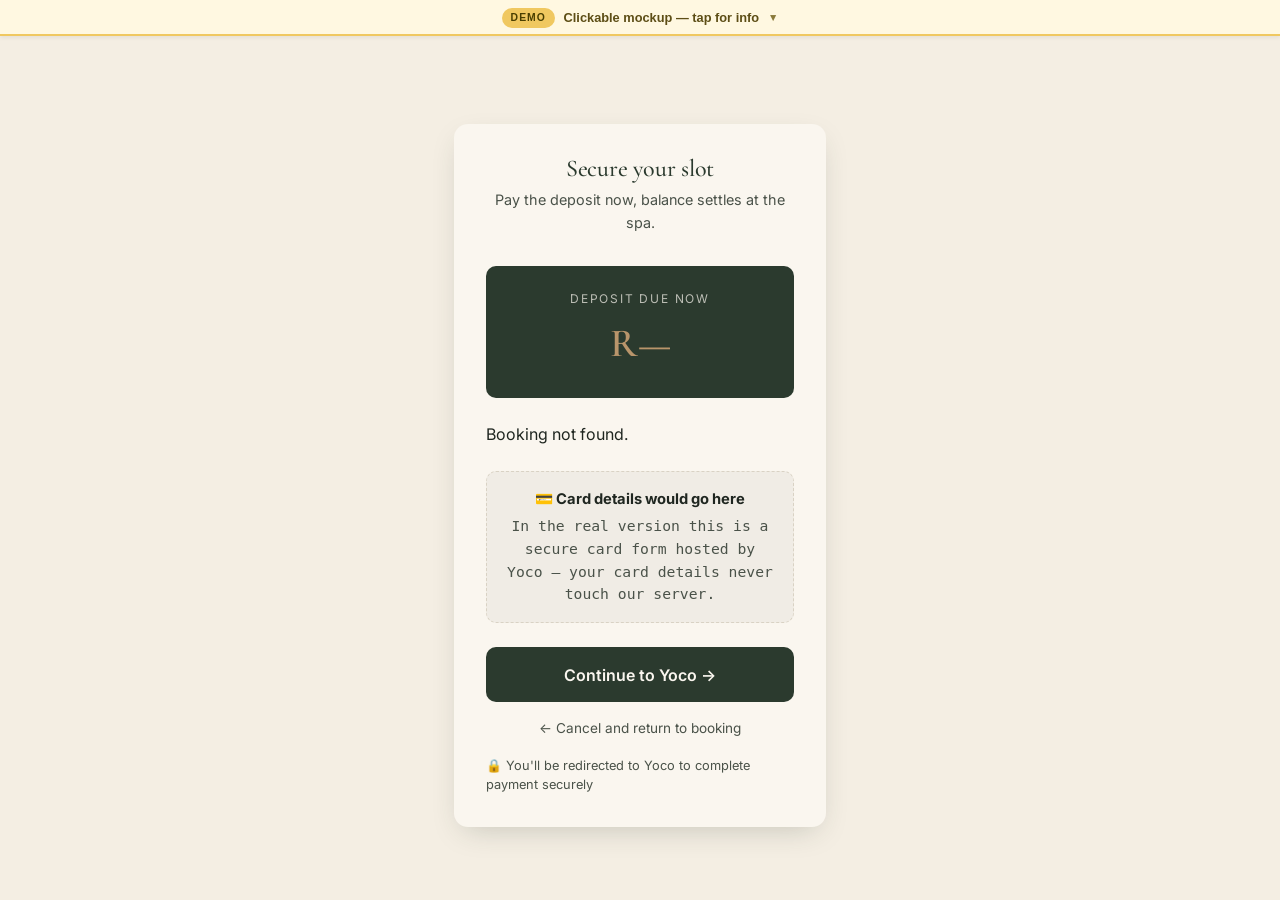
<file: docs/pay.html>
<!DOCTYPE html>
<html lang="en">
<head>
<meta charset="UTF-8" />
<meta name="viewport" content="width=device-width, initial-scale=1, viewport-fit=cover" />
<meta name="theme-color" content="#3a4a3a" />
<meta name="robots" content="noindex,nofollow" />
<title>Secure deposit — Fordoun Spa</title>
<link rel="preconnect" href="https://fonts.googleapis.com" />
<link rel="preconnect" href="https://fonts.gstatic.com" crossorigin />
<link href="https://fonts.googleapis.com/css2?family=Cormorant+Garamond:wght@400;500;600;700&family=Inter:wght@400;500;600&display=swap" rel="stylesheet" />
<link rel="stylesheet" href="style.css" />
<link rel="stylesheet" href="demo-banner.css" />
<style>
body { background: var(--sand); min-height: 100vh; }
.pay-wrap { max-width: 420px; margin: 4rem auto; padding: 1.5rem; }
.pay-card {
  background: var(--cream);
  border-radius: 14px;
  box-shadow: var(--shadow);
  padding: 2rem;
}
.pay-card h1 {
  font-size: 1.5rem;
  text-align: center;
  margin-bottom: .5rem;
}
.pay-sub { text-align: center; color: var(--ink-soft); font-size: .9rem; margin-bottom: 2rem; }
.pay-amount {
  text-align: center;
  background: var(--green-deep);
  color: var(--cream);
  padding: 1.5rem;
  border-radius: 10px;
  margin-bottom: 1.5rem;
}
.pay-amount .label {
  font-size: .75rem;
  letter-spacing: .15em;
  text-transform: uppercase;
  opacity: .7;
  margin-bottom: .25rem;
}
.pay-amount .amount {
  font-family: 'Cormorant Garamond', serif;
  font-size: 2.5rem;
  font-weight: 600;
  color: var(--gold);
}
.pay-row { display: flex; justify-content: space-between; padding: .5rem 0; font-size: .92rem; }
.pay-row.balance { color: var(--ink-soft); font-size: .85rem; }
.pay-rule { border-top: 1px solid var(--rule); margin: .75rem 0; }
.pay-card-input {
  background: rgba(0,0,0,.04);
  border: 1.5px dashed var(--rule);
  border-radius: 10px;
  padding: 1rem;
  color: var(--ink-soft);
  font-family: ui-monospace, Menlo, monospace;
  font-size: .92rem;
  margin: 1.5rem 0;
  text-align: center;
}
.pay-card-input strong { color: var(--ink); display: block; margin-bottom: .25rem; font-family: var(--sans); }
.pay-btn {
  width: 100%;
  background: var(--green-deep);
  color: var(--cream);
  border: none;
  padding: 1.1rem;
  border-radius: 10px;
  font-size: 1rem;
  font-weight: 600;
  cursor: pointer;
  font-family: inherit;
}
.pay-btn:hover { background: #243024; }
.pay-cancel {
  display: block;
  text-align: center;
  margin-top: 1rem;
  color: var(--ink-soft);
  text-decoration: none;
  font-size: .85rem;
}
.pay-lock {
  display: flex; align-items: center; justify-content: center;
  gap: .4rem;
  margin-top: 1rem;
  color: var(--ink-soft);
  font-size: .8rem;
}
</style>
</head>
<body>

<div class="pay-wrap">
  <div class="pay-card">
    <h1>Secure your slot</h1>
    <p class="pay-sub">Pay the deposit now, balance settles at the spa.</p>

    <div class="pay-amount">
      <div class="label">Deposit due now</div>
      <div class="amount" id="amountPill">R—</div>
    </div>

    <div id="bookingSummary"></div>

    <div class="pay-card-input">
      <strong>💳 Card details would go here</strong>
      In the real version this is a secure card form hosted by Yoco — your card details never touch our server.
    </div>

    <button class="pay-btn" id="payBtn">Continue to Yoco →</button>
    <a class="pay-cancel" id="cancelLink" href="index.html">← Cancel and return to booking</a>

    <div class="pay-lock">🔒 You'll be redirected to Yoco to complete payment securely</div>
  </div>
</div>

<script src="demo-mock.js"></script>
<script src="demo-banner.js"></script>
<script>
const params = new URLSearchParams(location.search);
const bookingId = Number(params.get("booking"));

async function load() {
  const res = await fetch(`/api/bookings/${bookingId}`);
  if (!res.ok) {
    document.getElementById("bookingSummary").innerHTML = "<p>Booking not found.</p>";
    return;
  }
  const b = await res.json();
  document.getElementById("amountPill").textContent = "R" + (b.deposit_cents/100).toLocaleString("en-ZA");
  const total = b.total_cents / 100;
  const deposit = b.deposit_cents / 100;
  document.getElementById("bookingSummary").innerHTML = `
    <div class="pay-row"><span>Treatments</span><span><b>R${total.toLocaleString("en-ZA")}</b></span></div>
    ${b.treatments.map(t => `<div class="pay-row" style="color:var(--ink-soft);font-size:.82rem"><span>· ${t.name}</span><span>R${(t.price_cents/100).toLocaleString("en-ZA")}</span></div>`).join("")}
    <div class="pay-rule"></div>
    <div class="pay-row" style="font-weight:600"><span>Deposit (30%)</span><span>R${deposit.toLocaleString("en-ZA")}</span></div>
    <div class="pay-row balance"><span>Balance on arrival</span><span>R${(total-deposit).toLocaleString("en-ZA")}</span></div>`;
}

document.getElementById("payBtn").addEventListener("click", async () => {
  const btn = document.getElementById("payBtn");
  btn.disabled = true;
  btn.textContent = "Redirecting to Yoco…";
  await new Promise(r => setTimeout(r, 600));
  // Redirect to Yoco-branded checkout (faithful mock of real Yoco hosted checkout)
  location.href = `yoco-checkout.html?booking=${bookingId}`;
});

load();
</script>
</body>
</html>
</file>
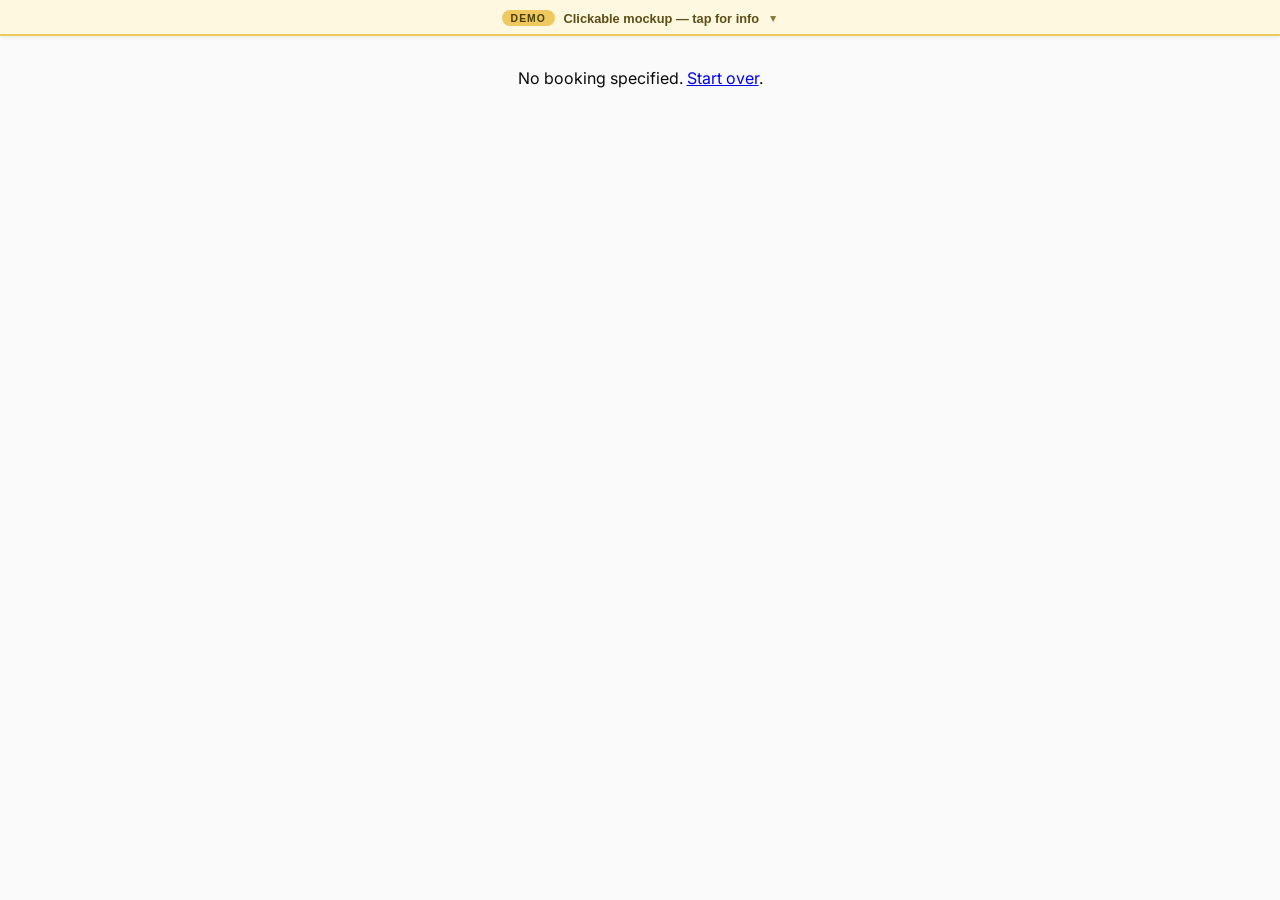
<file: docs/yoco-checkout.html>
<!DOCTYPE html>
<html lang="en">
<head>
<meta charset="UTF-8" />
<meta name="viewport" content="width=device-width, initial-scale=1, viewport-fit=cover" />
<meta name="theme-color" content="#0a0a0a" />
<meta name="robots" content="noindex,nofollow" />
<title>Pay with Yoco</title>
<link rel="preconnect" href="https://fonts.googleapis.com" />
<link rel="preconnect" href="https://fonts.gstatic.com" crossorigin />
<link href="https://fonts.googleapis.com/css2?family=Inter:wght@400;500;600;700;800&display=swap" rel="stylesheet" />
<link rel="stylesheet" href="demo-banner.css" />
<style>
  * { box-sizing: border-box; }
  html, body {
    margin: 0; padding: 0;
    font-family: 'Inter', system-ui, -apple-system, sans-serif;
    background: #fafafa;
    color: #0a0a0a;
    -webkit-font-smoothing: antialiased;
    min-height: 100vh;
  }

  /* Yoco-style top bar */
  .yoco-bar {
    background: #0a0a0a;
    color: #fdfdfd;
    padding: 1rem 1.5rem;
    display: flex;
    align-items: center;
    justify-content: space-between;
  }
  .yoco-logo {
    font-size: 1.5rem;
    font-weight: 800;
    letter-spacing: -0.02em;
    color: #fdfdfd;
  }
  .yoco-logo .dot { color: #1B7CFF; }
  .secure-badge {
    font-size: 0.78rem;
    color: #a0a0a0;
    display: flex;
    align-items: center;
    gap: 0.4rem;
  }
  .secure-badge svg { width: 14px; height: 14px; }

  /* Main layout */
  .checkout-wrap {
    max-width: 480px;
    margin: 0 auto;
    padding: 2rem 1.25rem 6rem;
  }

  .merchant {
    text-align: center;
    margin-bottom: 1.75rem;
  }
  .merchant-label {
    font-size: 0.7rem;
    letter-spacing: 0.15em;
    color: #707070;
    text-transform: uppercase;
    margin-bottom: 0.4rem;
  }
  .merchant-name {
    font-size: 1.05rem;
    font-weight: 600;
    color: #0a0a0a;
  }

  .amount-block {
    background: #fff;
    border: 1px solid #ececec;
    border-radius: 16px;
    padding: 1.5rem;
    text-align: center;
    margin-bottom: 1.25rem;
  }
  .amount-label {
    font-size: 0.78rem;
    color: #707070;
    margin-bottom: 0.35rem;
  }
  .amount-value {
    font-size: 2.4rem;
    font-weight: 700;
    letter-spacing: -0.02em;
    color: #0a0a0a;
  }
  .amount-meta {
    font-size: 0.82rem;
    color: #707070;
    margin-top: 0.35rem;
  }

  /* Card form */
  .card-form {
    background: #fff;
    border: 1px solid #ececec;
    border-radius: 16px;
    padding: 1.5rem;
  }
  .form-section-title {
    font-size: 0.78rem;
    font-weight: 600;
    color: #0a0a0a;
    margin-bottom: 1rem;
    letter-spacing: 0.02em;
  }
  .field {
    margin-bottom: 1rem;
  }
  .field label {
    display: block;
    font-size: 0.78rem;
    color: #555;
    margin-bottom: 0.4rem;
    font-weight: 500;
  }
  .field input {
    width: 100%;
    padding: 0.85rem 0.95rem;
    border: 1px solid #d8d8d8;
    border-radius: 10px;
    font-size: 1rem;
    font-family: inherit;
    color: #0a0a0a;
    background: #fff;
    transition: border-color 120ms, box-shadow 120ms;
  }
  .field input:focus {
    outline: none;
    border-color: #1B7CFF;
    box-shadow: 0 0 0 3px rgba(27,124,255,0.18);
  }
  .field input.error {
    border-color: #e04040;
    box-shadow: 0 0 0 3px rgba(224,64,64,0.12);
  }
  .field-row {
    display: grid;
    grid-template-columns: 1fr 1fr;
    gap: 0.75rem;
  }
  .card-input-wrap {
    position: relative;
  }
  .card-input-wrap input {
    padding-right: 60px;
    font-variant-numeric: tabular-nums;
    letter-spacing: 0.05em;
  }
  .card-brand {
    position: absolute;
    right: 12px;
    top: 50%;
    transform: translateY(-50%);
    font-size: 0.7rem;
    font-weight: 700;
    color: #999;
    letter-spacing: 0.05em;
  }
  .card-brand.visa { color: #1A1F71; }

  /* Card brand icons row */
  .card-brands {
    display: flex;
    gap: 0.4rem;
    margin-bottom: 0.85rem;
    align-items: center;
  }
  .card-brands .brand-pill {
    display: inline-flex;
    align-items: center;
    justify-content: center;
    height: 22px;
    padding: 0 8px;
    border-radius: 4px;
    font-size: 0.62rem;
    font-weight: 800;
    letter-spacing: 0.06em;
    color: #fff;
    font-family: Inter, sans-serif;
  }
  .brand-pill.visa { background: #1A1F71; }
  .brand-pill.mc { background: linear-gradient(90deg,#EB001B 50%,#F79E1B 50%); color: #fff; }
  .brand-pill.amex { background: #2E77BC; }

  /* Cancel link */
  .cancel-row {
    text-align: center;
    margin-top: 1rem;
  }
  .cancel-row a {
    color: #707070;
    font-size: 0.82rem;
    text-decoration: none;
  }
  .cancel-row a:hover { color: #0a0a0a; text-decoration: underline; }

  .error-msg {
    color: #c93030;
    font-size: 0.78rem;
    margin-top: 0.4rem;
    display: none;
  }
  .error-msg.show { display: block; }

  /* Test card hint */
  .test-hint {
    background: #fff8e1;
    border: 1px solid #f3d97e;
    border-radius: 10px;
    padding: 0.75rem 0.9rem;
    font-size: 0.78rem;
    color: #6b5400;
    margin-bottom: 1rem;
    line-height: 1.4;
  }
  .test-hint strong { color: #4a3a00; }
  .test-hint code {
    background: rgba(0,0,0,0.06);
    padding: 0.1rem 0.35rem;
    border-radius: 4px;
    font-family: ui-monospace, SFMono-Regular, monospace;
    font-size: 0.82em;
  }

  /* Pay button */
  .pay-btn {
    width: 100%;
    background: #0a0a0a;
    color: #fdfdfd;
    border: none;
    border-radius: 12px;
    padding: 1.05rem;
    font-size: 1rem;
    font-weight: 600;
    cursor: pointer;
    margin-top: 0.75rem;
    transition: background 120ms, transform 120ms;
    font-family: inherit;
  }
  .pay-btn:hover { background: #1f1f1f; }
  .pay-btn:active { transform: scale(0.985); }
  .pay-btn:disabled {
    background: #2a2a2a;
    cursor: wait;
    color: #999;
  }

  /* Footer */
  .yoco-footer {
    text-align: center;
    margin-top: 1.5rem;
    font-size: 0.72rem;
    color: #909090;
    line-height: 1.6;
  }
  .yoco-footer .lock { color: #1B7CFF; }
  .yoco-footer a { color: #707070; text-decoration: none; }

  /* Processing overlay */
  .processing-overlay {
    position: fixed;
    inset: 0;
    background: rgba(250,250,250,0.96);
    backdrop-filter: blur(4px);
    display: none;
    align-items: center;
    justify-content: center;
    flex-direction: column;
    z-index: 100;
  }
  .processing-overlay.show { display: flex; }
  .spinner {
    width: 48px;
    height: 48px;
    border: 3px solid #ececec;
    border-top-color: #1B7CFF;
    border-radius: 50%;
    animation: spin 0.8s linear infinite;
    margin-bottom: 1rem;
  }
  .processing-text {
    color: #0a0a0a;
    font-weight: 600;
    font-size: 0.95rem;
  }
  .processing-sub {
    color: #707070;
    font-size: 0.82rem;
    margin-top: 0.25rem;
  }
  @keyframes spin { to { transform: rotate(360deg); } }

  /* Adjust top spacing when demo banner is visible */
  body.has-demo-banner .yoco-bar { margin-top: 0; }

  @media (max-width: 480px) {
    .checkout-wrap { padding: 1.5rem 1rem 4rem; }
    .yoco-bar { padding: 0.85rem 1rem; }
    .yoco-logo { font-size: 1.25rem; }
    .amount-value { font-size: 2rem; }
  }
</style>
</head>
<body>

<!-- Top bar (Yoco-styled) -->
<div class="yoco-bar">
  <div class="yoco-logo">yoco<span class="dot">.</span></div>
  <div class="secure-badge">
    <svg viewBox="0 0 24 24" fill="none" stroke="currentColor" stroke-width="2.2">
      <rect x="4" y="10" width="16" height="10" rx="2"/>
      <path d="M8 10V7a4 4 0 0 1 8 0v3"/>
    </svg>
    Secure checkout
  </div>
</div>

<div class="checkout-wrap">

  <div class="merchant">
    <div class="merchant-label">Paying</div>
    <div class="merchant-name" id="merchant-name">Fordoun Spa</div>
  </div>

  <div class="amount-block">
    <div class="amount-label">Total</div>
    <div class="amount-value" id="amount-value">R0</div>
    <div class="amount-meta" id="amount-meta">Booking deposit</div>
  </div>

  <div class="test-hint">
    <strong>Demo mode.</strong> Use test card <code>4242 4242 4242 4242</code>, any future expiry, any 3-digit CVV. No real payment will be processed.
  </div>

  <form class="card-form" id="card-form" autocomplete="off">
    <div class="form-section-title">Card details</div>

    <div class="card-brands" aria-label="Accepted cards">
      <span class="brand-pill visa">VISA</span>
      <span class="brand-pill mc">MC</span>
      <span class="brand-pill amex">AMEX</span>
    </div>

    <div class="field">
      <label for="card-number">Card number</label>
      <div class="card-input-wrap">
        <input type="text" id="card-number" inputmode="numeric" placeholder="1234 1234 1234 1234" maxlength="19" autocomplete="cc-number" />
        <span class="card-brand" id="card-brand"></span>
      </div>
      <div class="error-msg" id="card-error">Card declined. Use test card 4242 4242 4242 4242.</div>
    </div>

    <div class="field-row">
      <div class="field">
        <label for="card-expiry">Expiry</label>
        <input type="text" id="card-expiry" inputmode="numeric" placeholder="MM / YY" maxlength="7" autocomplete="cc-exp" />
      </div>
      <div class="field">
        <label for="card-cvv">CVV</label>
        <input type="text" id="card-cvv" inputmode="numeric" placeholder="123" maxlength="4" autocomplete="cc-csc" />
      </div>
    </div>

    <div class="field">
      <label for="card-name">Name on card</label>
      <input type="text" id="card-name" placeholder="Jane Smith" autocomplete="cc-name" />
    </div>

    <div class="field">
      <label for="card-email">Email for receipt</label>
      <input type="email" id="card-email" placeholder="you@example.com" autocomplete="email" />
    </div>

    <button type="submit" class="pay-btn" id="pay-btn">🔒 Pay <span id="pay-amount">R0</span></button>

    <div class="cancel-row">
      <a href="pay.html" id="cancel-link">← Cancel and return to Fordoun Spa</a>
    </div>
  </form>

  <div class="yoco-footer">
    <div><span class="lock">🔒</span> Payments secured by Yoco</div>
    <div style="margin-top:0.4rem">Yoco Technologies (Pty) Ltd · FSP 45650</div>
  </div>
</div>

<div class="processing-overlay" id="processing">
  <div class="spinner"></div>
  <div class="processing-text">Processing payment</div>
  <div class="processing-sub">Please don't close this window</div>
</div>

<script src="demo-mock.js"></script>
<script src="demo-banner.js"></script>
<script>
  // Get booking from URL
  const params = new URLSearchParams(location.search);
  const bookingId = params.get("booking");

  async function init() {
    if (!bookingId) {
      document.body.innerHTML = '<div style="padding:2rem;text-align:center;font-family:Inter,sans-serif">No booking specified. <a href="index.html">Start over</a>.</div>';
      return;
    }

    // Load booking via mock API (consistent with rest of app)
    const res = await fetch(`/api/bookings/${bookingId}`);
    if (!res.ok) {
      document.body.innerHTML = '<div style="padding:2rem;text-align:center;font-family:Inter,sans-serif">Booking not found. <a href="index.html">Start over</a>.</div>';
      return;
    }
    const booking = await res.json();

    // Populate
    const deposit = booking.deposit_cents / 100;
    document.getElementById("amount-value").textContent = "R" + deposit.toLocaleString("en-ZA");
    document.getElementById("pay-amount").textContent = "R" + deposit.toLocaleString("en-ZA");
    const treatmentNames = (booking.treatments || []).map(t => t.name).join(", ") || "treatment";
    document.getElementById("amount-meta").textContent =
      "Deposit for " + treatmentNames + " on " +
      new Date(booking.preferred_date).toLocaleDateString("en-ZA", { day: "numeric", month: "short", year: "numeric" });

    // Wire cancel link back to the right booking
    document.getElementById("cancel-link").href = "pay.html?booking=" + bookingId;

    // Prefill email if customer email exists on booking
    if (booking.customer_email) {
      document.getElementById("card-email").value = booking.customer_email;
    }

    // Card input formatting
    const cardInput = document.getElementById("card-number");
    const cardBrand = document.getElementById("card-brand");
    const expInput = document.getElementById("card-expiry");
    const cvvInput = document.getElementById("card-cvv");
    const nameInput = document.getElementById("card-name");

    cardInput.addEventListener("input", (e) => {
      let v = e.target.value.replace(/\D/g, "").slice(0, 16);
      e.target.value = v.replace(/(.{4})/g, "$1 ").trim();
      if (v.startsWith("4")) {
        cardBrand.textContent = "VISA";
        cardBrand.className = "card-brand visa";
      } else if (v.startsWith("5")) {
        cardBrand.textContent = "MASTER";
        cardBrand.className = "card-brand";
      } else {
        cardBrand.textContent = "";
      }
      cardInput.classList.remove("error");
      document.getElementById("card-error").classList.remove("show");
    });

    expInput.addEventListener("input", (e) => {
      let v = e.target.value.replace(/\D/g, "").slice(0, 4);
      if (v.length >= 3) v = v.slice(0, 2) + " / " + v.slice(2);
      e.target.value = v;
    });

    cvvInput.addEventListener("input", (e) => {
      e.target.value = e.target.value.replace(/\D/g, "").slice(0, 4);
    });

    // Form submit
    document.getElementById("card-form").addEventListener("submit", async (e) => {
      e.preventDefault();
      const cardNum = cardInput.value.replace(/\s/g, "");

      if (cardNum !== "4242424242424242") {
        cardInput.classList.add("error");
        document.getElementById("card-error").classList.add("show");
        cardInput.focus();
        return;
      }

      const btn = document.getElementById("pay-btn");
      btn.disabled = true;
      btn.textContent = "Processing…";
      document.getElementById("processing").classList.add("show");

      // Realistic delay then call the mock payment endpoint
      await new Promise(r => setTimeout(r, 2200));
      await fetch("/api/dev/simulate-payment", {
        method: "POST",
        headers: { "Content-Type": "application/json" },
        body: JSON.stringify({ booking_id: Number(bookingId) })
      });

      location.href = "confirmation.html?booking=" + bookingId;
    });

    // Shift+click pay button to auto-fill (demo helper)
    document.getElementById("pay-btn").addEventListener("click", (e) => {
      if (e.shiftKey) {
        e.preventDefault();
        cardInput.value = "4242 4242 4242 4242";
        expInput.value = "12 / 28";
        cvvInput.value = "123";
        nameInput.value = booking.customer_name || "Jane Smith";
        cardBrand.textContent = "VISA";
        cardBrand.className = "card-brand visa";
      }
    });
  }

  init();
</script>

</body>
</html>
</file>
<file: docs/style.css>
/* Fordoun Spa Booking — design language: midlands-natural, restful, premium */

:root {
  --green-deep: #2b3a2e;
  --green-mid: #3a4a3a;
  --green-soft: #5c6b56;
  --sand: #f4eee3;
  --cream: #faf6ef;
  --gold: #b9956b;
  --gold-deep: #8e6f45;
  --ink: #1f2620;
  --ink-soft: #4a5249;
  --rule: #d9d2c4;
  --wa-green: #25d366;
  --wa-green-deep: #128c7e;
  --shadow: 0 10px 30px -10px rgba(43, 58, 46, 0.25);
  --serif: 'Cormorant Garamond', Georgia, serif;
  --sans: 'Inter', -apple-system, BlinkMacSystemFont, 'Segoe UI', sans-serif;
}

* { box-sizing: border-box; }
html { scroll-behavior: smooth; }
body {
  margin: 0;
  font-family: var(--sans);
  color: var(--ink);
  background: var(--cream);
  line-height: 1.55;
  -webkit-font-smoothing: antialiased;
}

h1, h2, h3 {
  font-family: var(--serif);
  font-weight: 500;
  letter-spacing: -0.01em;
  color: var(--green-deep);
  margin: 0 0 .5rem;
}
h1 { font-size: clamp(2.6rem, 8vw, 4.5rem); line-height: 1.05; }
h2 { font-size: clamp(2rem, 5vw, 3rem); line-height: 1.1; }
h3 { font-size: 1.3rem; }
p { margin: 0 0 1rem; }
.lead { font-size: 1.05rem; color: var(--ink-soft); margin-bottom: 2rem; }
.muted { color: var(--ink-soft); font-size: .92rem; }
.eyebrow {
  text-transform: uppercase;
  letter-spacing: .25em;
  font-size: .75rem;
  font-weight: 600;
  color: var(--gold-deep);
  margin: 0 0 .75rem;
}

/* ────── Hero ────── */
.hero {
  position: relative;
  min-height: 88vh;
  display: flex;
  align-items: center;
  color: var(--cream);
  overflow: hidden;
  isolation: isolate;
}
.hero-bg {
  position: absolute;
  inset: 0;
  background:
    linear-gradient(180deg, rgba(28, 38, 30, .55) 0%, rgba(28, 38, 30, .85) 100%),
    url('hero.jpg') center / cover no-repeat,
    linear-gradient(135deg, #3a4a3a 0%, #2b3a2e 100%);
  z-index: -1;
}
.hero-content {
  max-width: 760px;
  padding: 2rem 1.5rem;
  margin: 0 auto;
}
.brand {
  display: inline-flex;
  align-items: center;
  gap: .6rem;
  margin-bottom: 2.5rem;
  font-family: var(--sans);
  font-weight: 600;
  letter-spacing: .4em;
  font-size: .8rem;
  text-transform: uppercase;
  opacity: .95;
}
.brand-mark { font-size: 1.4rem; }
.hero h1 {
  color: var(--cream);
  margin-bottom: 1.25rem;
}
.hero-sub {
  font-size: clamp(1rem, 2.2vw, 1.2rem);
  max-width: 50ch;
  opacity: .9;
  margin-bottom: 2.5rem;
}
.cta {
  display: inline-block;
  padding: 1rem 2rem;
  background: var(--gold);
  color: var(--green-deep);
  border-radius: 999px;
  font-weight: 600;
  text-decoration: none;
  letter-spacing: .02em;
  transition: transform .15s ease, background .15s ease;
}
.cta:hover { background: #d0a878; transform: translateY(-1px); }

/* ────── Sections ────── */
.section { padding: 4rem 0; }
.section-alt { background: var(--sand); }
.section-info { background: var(--green-deep); color: var(--cream); padding: 3rem 0; }
.section-info h3 { color: var(--cream); }
.section-info a { color: var(--gold); }
.section-info .muted { color: rgba(250, 246, 239, .6); }
.container {
  max-width: 1080px;
  margin: 0 auto;
  padding: 0 1.5rem;
}

/* ────── Category tabs ────── */
.cat-tabs-wrap {
  position: relative;
  margin: 0 -1.5rem 2rem;
}
.cat-tabs-wrap::after {
  content: '';
  position: absolute;
  top: 0;
  right: 0;
  bottom: 0;
  width: 64px;
  background: linear-gradient(90deg, transparent 0%, var(--cream) 70%);
  pointer-events: none;
  transition: opacity .2s ease;
}
.cat-tabs-wrap.scrolled-end::after,
.cat-tabs-wrap.scrolled-end .cat-tabs-arrow { opacity: 0; }

/* Tiny chevron arrow hint that we can scroll right for more categories */
.cat-tabs-arrow {
  position: absolute;
  right: 14px;
  top: calc(50% - .65rem);  /* account for bottom padding on tabs */
  width: 28px;
  height: 28px;
  border-radius: 50%;
  background: var(--cream);
  border: 1px solid var(--rule);
  box-shadow: 0 1px 4px rgba(0,0,0,.06);
  display: flex;
  align-items: center;
  justify-content: center;
  pointer-events: none;
  z-index: 2;
  transition: opacity .2s ease;
  animation: cat-tabs-arrow-nudge 1.8s ease-in-out 1s 2;
}
.section-alt .cat-tabs-arrow { background: var(--sand); }
.cat-tabs-arrow svg {
  width: 14px;
  height: 14px;
  color: var(--green-deep);
}
@keyframes cat-tabs-arrow-nudge {
  0%, 100% { transform: translateX(0); }
  50%      { transform: translateX(4px); }
}
.section-alt .cat-tabs-wrap::after { background: linear-gradient(90deg, transparent 0%, var(--sand) 70%); }
.cat-tabs {
  display: flex;
  gap: .5rem;
  overflow-x: auto;
  padding: .25rem 1.5rem 1rem;
  scrollbar-width: none;
  -webkit-overflow-scrolling: touch;
}
.cat-tabs::-webkit-scrollbar { display: none; }
.cat-tab {
  flex: 0 0 auto;
  padding: .65rem 1.1rem;
  background: transparent;
  border: 1px solid var(--rule);
  border-radius: 999px;
  font-family: var(--sans);
  font-size: .9rem;
  font-weight: 500;
  color: var(--ink-soft);
  cursor: pointer;
  white-space: nowrap;
  transition: all .15s ease;
}
.cat-tab:hover { border-color: var(--green-soft); color: var(--green-deep); }
.cat-tab.active {
  background: var(--green-deep);
  color: var(--cream);
  border-color: var(--green-deep);
}

/* ────── Category content ────── */
.cat-blurb {
  font-family: var(--serif);
  font-size: 1.15rem;
  font-style: italic;
  color: var(--ink-soft);
  margin: 0 0 1.5rem;
  max-width: 50ch;
}
.treatments {
  display: grid;
  gap: .75rem;
}
.treatment {
  display: grid;
  grid-template-columns: 1fr auto;
  gap: 1rem;
  align-items: start;
  padding: 1.25rem 1.5rem;
  background: var(--cream);
  border: 1.5px solid var(--rule);
  border-radius: 14px;
  cursor: pointer;
  transition: border-color .15s ease, transform .15s ease, box-shadow .15s ease;
  text-align: left;
  font: inherit;
  color: inherit;
  width: 100%;
}
.section-alt .treatment { background: var(--cream); }
.treatment:hover {
  border-color: var(--green-soft);
  transform: translateY(-1px);
  box-shadow: var(--shadow);
}
.treatment.selected {
  border-color: var(--green-deep);
  background: #f0ebde;
  box-shadow: var(--shadow);
}
.treatment.selected::before {
  content: '✓';
  position: absolute;
}
.treatment-main { min-width: 0; }
.treatment-name {
  font-family: var(--serif);
  font-size: 1.25rem;
  font-weight: 600;
  color: var(--green-deep);
  margin: 0 0 .25rem;
}
.treatment-desc {
  font-size: .9rem;
  color: var(--ink-soft);
  margin: 0;
  line-height: 1.4;
}
.treatment-meta {
  display: flex;
  flex-direction: column;
  align-items: flex-end;
  gap: .1rem;
  white-space: nowrap;
}
.treatment-price {
  font-family: var(--serif);
  font-size: 1.5rem;
  font-weight: 600;
  color: var(--gold-deep);
}
.treatment-duration {
  font-size: .8rem;
  color: var(--ink-soft);
  font-weight: 500;
}
.treatment-tick {
  display: none;
  width: 22px;
  height: 22px;
  border-radius: 50%;
  background: var(--green-deep);
  color: var(--cream);
  font-size: .8rem;
  align-items: center;
  justify-content: center;
  margin-top: .25rem;
}
.treatment.selected .treatment-tick { display: inline-flex; }

/* ────── When / You forms ────── */
.when-grid {
  display: grid;
  gap: 1.25rem;
  grid-template-columns: 1fr;
}
@media (min-width: 720px) {
  .when-grid { grid-template-columns: 1fr 1fr 1fr; }
  .field-wide { grid-column: 1 / -1; }
}
.field {
  display: flex;
  flex-direction: column;
  gap: .4rem;
}
.field-label {
  font-size: .85rem;
  font-weight: 600;
  color: var(--ink-soft);
  text-transform: uppercase;
  letter-spacing: .08em;
}
input[type="date"],
input[type="text"],
input[type="email"],
input[type="tel"],
select,
textarea {
  padding: .85rem 1rem;
  border: 1.5px solid var(--rule);
  border-radius: 10px;
  font-family: var(--sans);
  font-size: 1rem;
  color: var(--ink);
  background: var(--cream);
  width: 100%;
  max-width: 100%;
  min-width: 0;
  display: block;
  transition: border-color .15s ease, box-shadow .15s ease;
}
/* iOS Safari fixes for <input type="date"> — it has an intrinsic min-width
   from its placeholder content and center-aligns the value. Force LTR
   left-aligned text and strip the native appearance so it behaves like
   the sibling inputs. */
input[type="date"] {
  -webkit-appearance: none;
  appearance: none;
  text-align: left;
  font-family: var(--sans);
  line-height: 1.4;
  height: auto;
}
input[type="date"]::-webkit-date-and-time-value {
  text-align: left;
  min-height: 1.4em;
}
input[type="date"]::-webkit-calendar-picker-indicator {
  margin-left: auto;
}
/* iOS Safari autofill paints email/text fields with its own white/yellow
   background, ignoring the cream we set above. Force the cream colour
   through with a long transition + text-fill shim. */
input:-webkit-autofill,
input:-webkit-autofill:hover,
input:-webkit-autofill:focus,
input:-webkit-autofill:active {
  -webkit-text-fill-color: var(--ink);
  -webkit-box-shadow: 0 0 0 1000px var(--cream) inset;
  caret-color: var(--ink);
  transition: background-color 9999s ease-in-out 0s;
}
input:focus, select:focus, textarea:focus {
  outline: none;
  border-color: var(--green-soft);
  box-shadow: 0 0 0 3px rgba(92, 107, 86, .15);
}
textarea { resize: vertical; min-height: 80px; }

/* ────── Summary + send button ────── */
.summary[hidden] { display: none; }
.summary {
  background: var(--cream);
  border: 1.5px solid var(--rule);
  border-radius: 14px;
  padding: 1.5rem;
  margin-bottom: 1.5rem;
}
.summary h3 {
  font-size: 1.1rem;
  margin-bottom: 1rem;
  text-transform: uppercase;
  letter-spacing: .15em;
  font-family: var(--sans);
  font-weight: 600;
  color: var(--ink-soft);
}
.summary-content { font-size: .95rem; }
.summary-content .empty {
  color: var(--ink-soft);
  font-style: italic;
  margin: 0;
}
.summary-row {
  display: flex;
  justify-content: space-between;
  align-items: center;
  padding: .65rem 0;
  border-bottom: 1px solid var(--rule);
}
.summary-row:last-child { border-bottom: 0; }
.summary-row-name {
  font-family: var(--serif);
  font-size: 1.1rem;
  color: var(--green-deep);
}
.summary-row-meta {
  font-size: .82rem;
  color: var(--ink-soft);
}
.summary-row-price {
  font-weight: 600;
  color: var(--gold-deep);
  font-family: var(--serif);
  font-size: 1.15rem;
}
.summary-remove {
  background: transparent;
  border: none;
  color: var(--ink-soft);
  font-size: 1.2rem;
  padding: 0 0 0 .75rem;
  cursor: pointer;
  line-height: 1;
}
.summary-remove:hover { color: #a64242; }
.summary-total {
  display: flex;
  justify-content: space-between;
  padding-top: 1rem;
  margin-top: .5rem;
  border-top: 2px solid var(--green-deep);
  font-family: var(--serif);
  font-size: 1.35rem;
  font-weight: 600;
  color: var(--green-deep);
}
.summary-total-note {
  font-size: .8rem;
  color: var(--ink-soft);
  font-weight: 400;
  margin-top: .25rem;
  font-family: var(--sans);
}

.send-btn {
  display: flex;
  align-items: center;
  justify-content: center;
  gap: .75rem;
  width: 100%;
  padding: 1.15rem 1.5rem;
  background: var(--wa-green);
  color: white;
  border: none;
  border-radius: 14px;
  font-family: var(--sans);
  font-size: 1.05rem;
  font-weight: 600;
  cursor: pointer;
  box-shadow: var(--shadow);
  transition: background .15s ease, transform .15s ease;
}
.send-btn:hover:not(:disabled) {
  background: var(--wa-green-deep);
  transform: translateY(-1px);
}
.send-btn:disabled {
  background: #c0c0b8;
  cursor: not-allowed;
  box-shadow: none;
}
.wa-icon { display: inline-flex; align-items: center; }
.send-note {
  text-align: center;
  font-size: .85rem;
  color: var(--ink-soft);
  margin: 1rem 0 0;
  max-width: 50ch;
  margin-left: auto;
  margin-right: auto;
}

.alt-contact {
  margin-top: 2rem;
  text-align: center;
}
.alt-contact summary {
  cursor: pointer;
  color: var(--ink-soft);
  font-size: .9rem;
  display: inline-block;
  padding: .5rem 1rem;
}
.alt-contact summary:hover { color: var(--green-deep); }
.alt-contact-body { margin-top: 1rem; }
.alt-contact-body ul { list-style: none; padding: 0; }
.alt-contact-body a { color: var(--green-deep); }

/* ────── Info section ────── */
.info-grid {
  display: grid;
  gap: 2rem;
  grid-template-columns: 1fr;
}
@media (min-width: 720px) {
  .info-grid { grid-template-columns: 1fr 1fr 1fr; }
}
.info-grid p { margin-bottom: .5rem; }
.policy-list {
  list-style: none;
  padding: 0;
  margin: 0;
  font-size: .92rem;
}
.policy-list li {
  padding-left: 1.25rem;
  position: relative;
  margin-bottom: .4rem;
  color: rgba(250, 246, 239, .85);
}
.policy-list li::before {
  content: '·';
  position: absolute;
  left: .25rem;
  color: var(--gold);
  font-weight: 700;
}

/* ────── Photo band ────── */
.photo-band {
  display: grid;
  grid-template-columns: repeat(3, 1fr);
  gap: 2px;
  background: var(--green-deep);
}
.photo-band figure {
  margin: 0;
  aspect-ratio: 4 / 3;
  overflow: hidden;
}
.photo-band img {
  width: 100%;
  height: 100%;
  object-fit: cover;
  transition: transform .6s ease;
  display: block;
}
.photo-band figure:hover img { transform: scale(1.04); }
@media (max-width: 720px) {
  .photo-band { grid-template-columns: 1fr; }
  .photo-band figure { aspect-ratio: 16 / 9; }
  .photo-band figure:nth-child(3) { display: none; }
}

/* ────── Returning customer ────── */
.welcome-back, .logged-in-panel {
  margin-top: 1.5rem;
  padding: 1.25rem 1.5rem;
  background: linear-gradient(135deg, #f0ebde 0%, #e8e2d2 100%);
  border-radius: 14px;
  border: 1px solid var(--rule);
}
.welcome-back[hidden], .logged-in-panel[hidden] { display: none; }
.welcome-back strong { color: var(--green-deep); }
.welcome-back span { display: inline; margin: 0 .5rem; color: var(--ink-soft); font-size: .95rem; }
.logged-in-panel h3 {
  font-size: 1.4rem;
  margin: 0 0 .35rem;
}
.logged-in-panel p { margin: 0; }
.last-visit { margin-top: 1rem; }
.last-visit-label {
  font-size: .85rem;
  text-transform: uppercase;
  letter-spacing: .08em;
  font-weight: 600;
  color: var(--ink-soft);
}
.last-visit-list {
  list-style: none;
  padding: 0;
  margin: .5rem 0;
}
.last-visit-list li {
  font-family: var(--serif);
  font-size: 1.05rem;
  color: var(--green-deep);
  margin-bottom: .15rem;
}
.link-btn {
  background: transparent;
  border: none;
  color: var(--gold-deep);
  font-weight: 600;
  font-size: .9rem;
  padding: .5rem 0;
  cursor: pointer;
  font-family: inherit;
}
.link-btn:hover { color: var(--green-deep); text-decoration: underline; }
.link-btn:disabled { color: var(--ink-soft); cursor: not-allowed; }

/* ────── Summary deposit ────── */
.summary-deposit {
  display: flex;
  justify-content: space-between;
  align-items: center;
  padding: 1rem 0;
  margin-top: 1rem;
  background: var(--green-deep);
  color: var(--cream);
  border-radius: 10px;
  padding: 1rem 1.25rem;
}
.summary-deposit strong {
  font-family: var(--serif);
  font-size: 1.4rem;
  color: var(--gold);
}
.summary-deposit-note {
  font-size: .82rem;
  color: var(--ink-soft);
  margin: .5rem 0 0;
  text-align: center;
}

/* ────── Footer ────── */
footer {
  background: #1c2620;
  color: rgba(250, 246, 239, .55);
  padding: 1.5rem 0;
  font-size: .85rem;
  text-align: center;
}
footer a { color: var(--gold); }

/* ────── Floating cart (mobile) ────── */
.float-cart[hidden] { display: none !important; }
.float-cart {
  position: fixed;
  bottom: 1rem;
  left: 50%;
  transform: translateX(-50%);
  display: flex;
  align-items: center;
  gap: .6rem;
  padding: .85rem 1.5rem;
  background: var(--green-deep);
  color: var(--cream);
  border: none;
  border-radius: 999px;
  font-family: var(--sans);
  font-size: .95rem;
  font-weight: 600;
  cursor: pointer;
  box-shadow: 0 8px 24px rgba(0, 0, 0, .25);
  z-index: 100;
  animation: bounce-in .3s ease;
}
.float-cart-count {
  display: inline-flex;
  align-items: center;
  justify-content: center;
  width: 24px;
  height: 24px;
  background: var(--gold);
  color: var(--green-deep);
  border-radius: 50%;
  font-size: .82rem;
  font-weight: 700;
}
@keyframes bounce-in {
  from { transform: translate(-50%, 20px); opacity: 0; }
  to { transform: translate(-50%, 0); opacity: 1; }
}

/* ────── Smaller screens ────── */
@media (max-width: 480px) {
  .hero { min-height: 78vh; }
  .section { padding: 3rem 0; }
  .treatment {
    grid-template-columns: 1fr;
    padding: 1rem 1.25rem;
  }
  .treatment-meta {
    flex-direction: row;
    align-items: center;
    justify-content: space-between;
    width: 100%;
  }
  .treatment-tick {
    position: absolute;
    top: 1rem;
    right: 1rem;
  }
}
</file>
<file: docs/demo-banner.css>
/* Demo-mode banner — collapsed pill at top, taps open to reveal details */
.demo-banner {
  position: fixed; top: 0; left: 0; right: 0;
  background: #fff8e1;
  color: #5d4e16;
  border-bottom: 2px solid #f0c860;
  z-index: 1000;
  font-family: -apple-system, BlinkMacSystemFont, "Segoe UI", sans-serif;
  font-size: .85rem;
  box-shadow: 0 2px 4px rgba(0,0,0,.06);
  /* Collapsible drawer animation */
  max-height: 36px;
  overflow: hidden;
  transition: max-height .25s ease;
}
.demo-banner.open {
  max-height: 240px;
}

/* Always-visible compact strip (the "tap target") */
.demo-banner-strip {
  display: flex;
  align-items: center;
  justify-content: center;
  gap: .55rem;
  padding: .5rem 1rem;
  cursor: pointer;
  user-select: none;
  height: 36px;
  box-sizing: border-box;
}
.demo-banner-strip:hover { background: rgba(0,0,0,.03); }
.demo-banner-strip .strip-label {
  font-weight: 600;
  font-size: .8rem;
  color: #5d4e16;
}
.demo-banner-strip .chevron {
  font-size: .65rem;
  color: #8a7a3a;
  transition: transform .25s ease;
  display: inline-block;
}
.demo-banner.open .demo-banner-strip .chevron {
  transform: rotate(180deg);
}

/* The expanded body — hidden when collapsed */
.demo-banner-body {
  padding: 0 1rem .75rem;
  text-align: center;
  font-size: .82rem;
  line-height: 1.4;
}
.demo-banner-body b { color: #4a3f00; }
.demo-banner-body .demo-actions {
  margin-top: .5rem;
  display: flex;
  justify-content: center;
  gap: .5rem;
  flex-wrap: wrap;
}

/* Credentials line: staff login link + password */
.demo-banner-body .demo-creds {
  margin-top: .5rem;
  display: flex;
  align-items: center;
  justify-content: center;
  gap: .4rem;
  flex-wrap: wrap;
  font-size: .8rem;
}
.demo-creds .demo-admin-link {
  color: #5d4e16;
  text-decoration: underline;
  font-weight: 600;
}
.demo-creds .demo-admin-link:hover { color: #4a3f00; }
.demo-creds-sep { color: rgba(93, 78, 22, .4); }
.demo-creds-label { color: rgba(93, 78, 22, .8); }
.demo-creds-pw {
  background: rgba(240, 200, 96, .55);
  border: 1px solid #d4a93e;
  color: #4a3f00;
  padding: .12rem .5rem;
  border-radius: 4px;
  font-family: ui-monospace, SFMono-Regular, "SF Mono", Menlo, monospace;
  font-size: .85em;
  font-weight: 700;
  cursor: pointer;
  transition: background .15s ease;
  user-select: all;
}
.demo-creds-pw:hover { background: rgba(240, 200, 96, .8); }
.demo-creds-pw.copied { background: #c8e0c2; border-color: #6fa667; color: #2b5022; }

.demo-banner .demo-pill {
  background: #f0c860;
  color: #4a3f00;
  padding: .15rem .55rem;
  border-radius: 999px;
  font-size: .65rem;
  font-weight: 700;
  letter-spacing: .1em;
  text-transform: uppercase;
}
.demo-banner button {
  background: transparent;
  border: 1px solid #c4a64a;
  color: #5d4e16;
  border-radius: 6px;
  padding: .3rem .7rem;
  font-size: .78rem;
  font-weight: 600;
  cursor: pointer;
  font-family: inherit;
}
.demo-banner button:hover { background: rgba(0,0,0,.05); }
.demo-banner.hidden { display: none; }

/* Shrink the body offset since the bar is now thin */
body.has-demo-banner { padding-top: 36px; }
@media (max-width: 480px) {
  .demo-banner-strip { font-size: .76rem; }
  .demo-banner-body { font-size: .78rem; }
}

/* Magic-link "Open my link" floating ribbon */
.demo-magic-toast {
  position: fixed; bottom: 1rem; left: 50%; transform: translateX(-50%);
  background: #2b3a2e; color: #faf6ef;
  padding: .85rem 1.25rem;
  border-radius: 999px;
  box-shadow: 0 8px 24px rgba(0,0,0,.25);
  font-family: -apple-system, BlinkMacSystemFont, sans-serif;
  font-size: .9rem;
  z-index: 1010;
  display: flex; align-items: center; gap: .75rem;
  animation: demo-toast-in .3s ease;
}
.demo-magic-toast a {
  color: #b9956b;
  font-weight: 600;
  text-decoration: none;
}
@keyframes demo-toast-in {
  from { transform: translate(-50%, 20px); opacity: 0; }
  to { transform: translate(-50%, 0); opacity: 1; }
}
</file>
